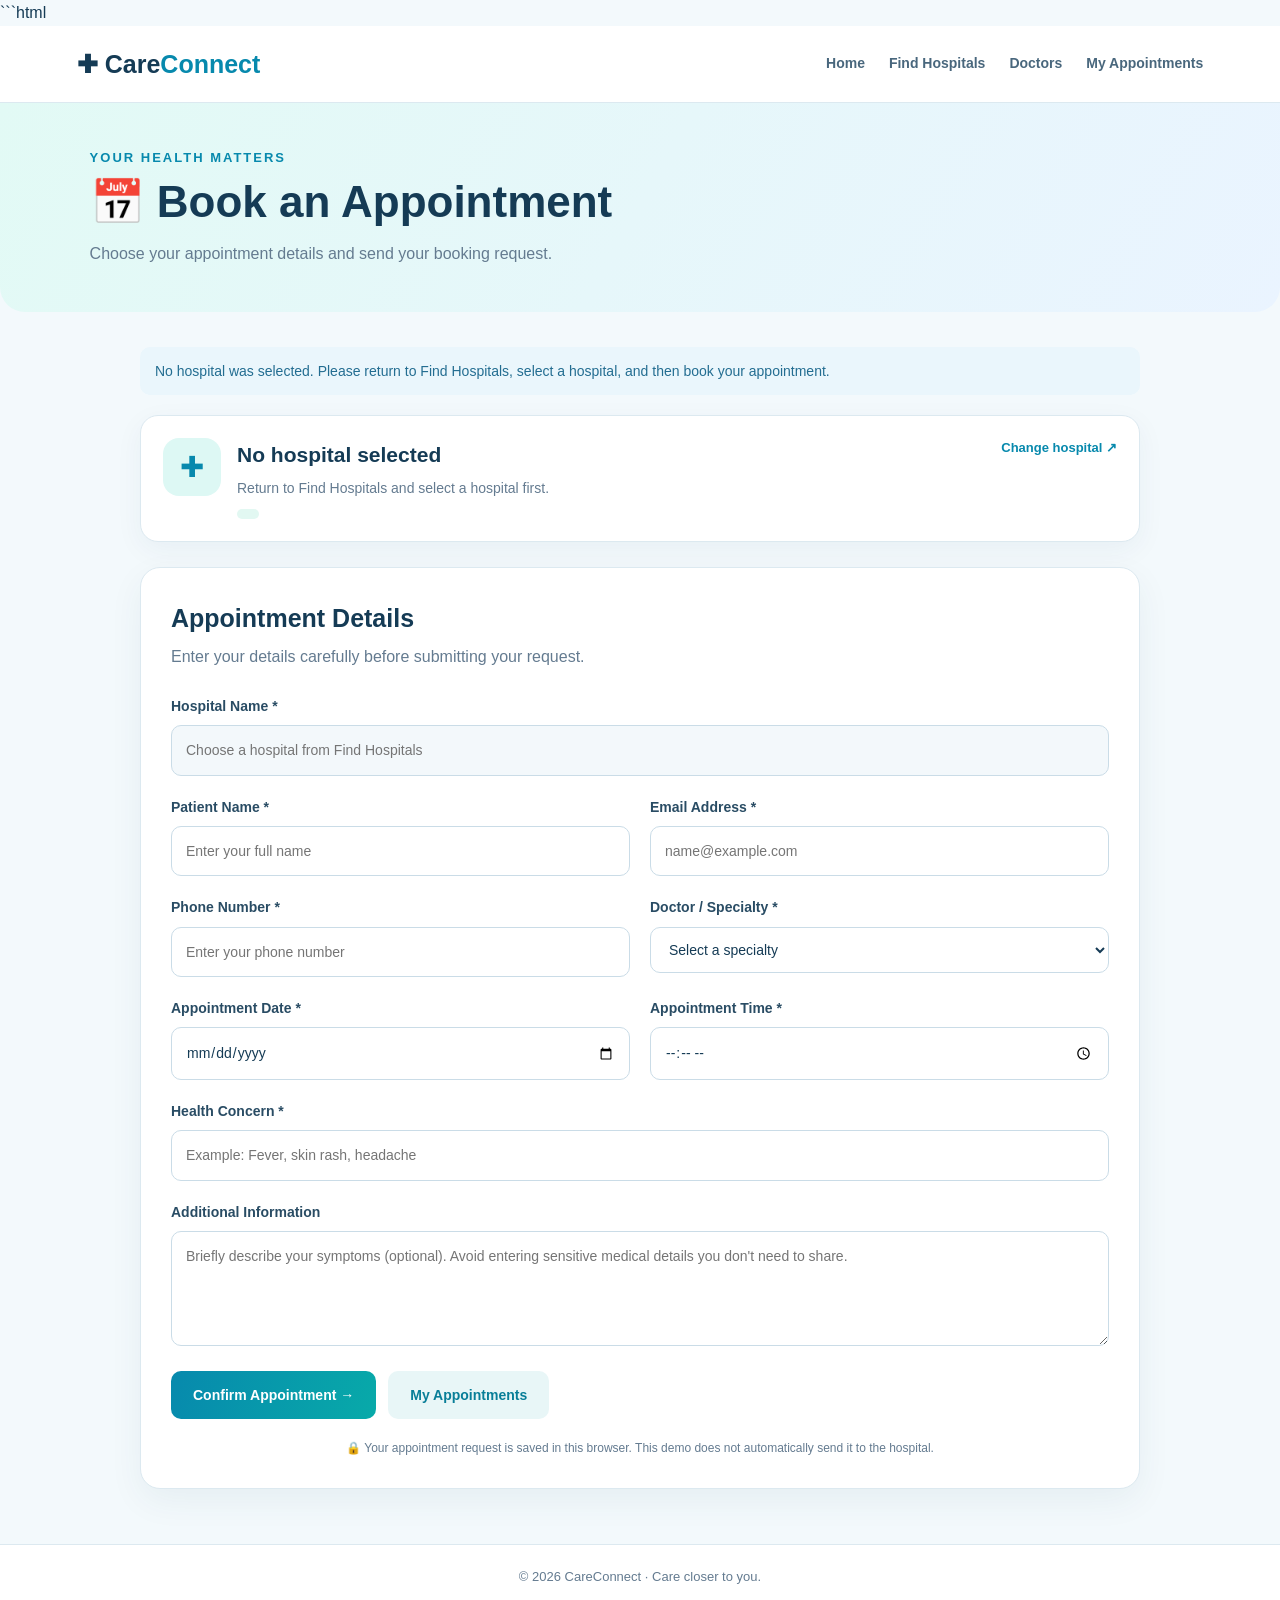
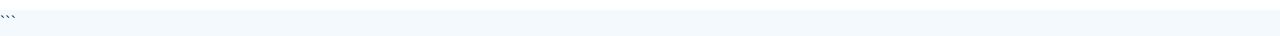
<file: appointment.html>
```html
<!DOCTYPE html>
<html lang="en">
<head>
    <meta charset="UTF-8">
    <meta name="viewport" content="width=device-width, initial-scale=1.0">

    <title>Book Appointment | CareConnect</title>

    <style>
        :root {
            --primary: #0789ad;
            --secondary: #08aaa9;
            --dark: #153b55;
            --muted: #647b90;
            --background: #f3f9fc;
            --border: #dce9f0;
            --white: #ffffff;
            --success: #16835d;
            --danger: #c0392b;
        }

        * {
            box-sizing: border-box;
            margin: 0;
            padding: 0;
        }

        body {
            font-family: Arial, Helvetica, sans-serif;
            background: var(--background);
            color: var(--dark);
            min-height: 100vh;
            line-height: 1.6;
        }

        a {
            color: inherit;
            text-decoration: none;
        }

        .navbar {
            display: flex;
            justify-content: space-between;
            align-items: center;
            gap: 20px;
            padding: 18px 6%;
            background: var(--white);
            border-bottom: 1px solid var(--border);
            position: sticky;
            top: 0;
            z-index: 10;
        }

        .brand {
            font-size: 25px;
            font-weight: 800;
            white-space: nowrap;
        }

        .brand span {
            color: var(--primary);
        }

        .nav-links {
            display: flex;
            flex-wrap: wrap;
            gap: 24px;
            align-items: center;
        }

        .nav-links a {
            font-size: 14px;
            font-weight: 700;
            color: #49677d;
        }

        .nav-links a:hover {
            color: var(--primary);
        }

        .hero {
            padding: 45px 7%;
            background: linear-gradient(120deg, #e2faf5, #eaf4ff);
            border-radius: 0 0 25px 25px;
        }

        .hero .eyebrow {
            font-size: 13px;
            font-weight: 800;
            letter-spacing: 2px;
            color: var(--primary);
            margin-bottom: 8px;
        }

        .hero h1 {
            font-size: clamp(30px, 5vw, 44px);
            line-height: 1.2;
            margin-bottom: 12px;
        }

        .hero p {
            color: var(--muted);
            font-size: 16px;
        }

        .container {
            width: min(1000px, 92%);
            margin: 35px auto 55px;
        }

        .selected-hospital {
            display: flex;
            align-items: flex-start;
            gap: 16px;
            padding: 22px;
            background: var(--white);
            border: 1px solid var(--border);
            border-radius: 18px;
            box-shadow: 0 8px 28px rgba(23, 63, 89, 0.05);
            margin-bottom: 25px;
        }

        .hospital-icon {
            display: grid;
            place-items: center;
            flex-shrink: 0;
            width: 58px;
            height: 58px;
            border-radius: 16px;
            background: #ddf8f4;
            color: var(--primary);
            font-size: 29px;
        }

        .hospital-details {
            flex: 1;
            min-width: 0;
        }

        .hospital-details h2 {
            font-size: 21px;
            overflow-wrap: anywhere;
            margin-bottom: 5px;
        }

        .hospital-details p {
            color: var(--muted);
            font-size: 14px;
            overflow-wrap: anywhere;
        }

        .hospital-badge {
            display: inline-block;
            margin-top: 10px;
            padding: 5px 11px;
            border-radius: 30px;
            background: #e2f8f2;
            color: #087d69;
            font-size: 12px;
            font-weight: 700;
        }

        .change-hospital {
            color: var(--primary);
            font-size: 13px;
            font-weight: 700;
            white-space: nowrap;
        }

        .form-card {
            padding: 30px;
            background: var(--white);
            border: 1px solid var(--border);
            border-radius: 20px;
            box-shadow: 0 12px 35px rgba(23, 63, 89, 0.06);
        }

        .form-card h2 {
            font-size: 25px;
            margin-bottom: 6px;
        }

        .form-description {
            color: var(--muted);
            margin-bottom: 25px;
        }

        .form-grid {
            display: grid;
            grid-template-columns: repeat(2, minmax(0, 1fr));
            gap: 20px;
        }

        .field {
            display: flex;
            flex-direction: column;
            gap: 8px;
        }

        .field.full-width {
            grid-column: 1 / -1;
        }

        label {
            font-size: 14px;
            font-weight: 700;
            color: #294c64;
        }

        input,
        select,
        textarea {
            width: 100%;
            padding: 13px 14px;
            border: 1px solid #cadce7;
            border-radius: 10px;
            background: #fff;
            color: var(--dark);
            font: inherit;
            font-size: 14px;
            outline: none;
            transition: border-color 0.2s, box-shadow 0.2s;
        }

        input:focus,
        select:focus,
        textarea:focus {
            border-color: var(--primary);
            box-shadow: 0 0 0 3px rgba(7, 137, 173, 0.12);
        }

        input[readonly] {
            background: #f3f8fb;
            color: #49677d;
        }

        textarea {
            min-height: 115px;
            resize: vertical;
        }

        .form-actions {
            display: flex;
            flex-wrap: wrap;
            gap: 12px;
            margin-top: 25px;
        }

        .btn {
            display: inline-flex;
            align-items: center;
            justify-content: center;
            gap: 8px;
            min-height: 48px;
            padding: 12px 22px;
            border: none;
            border-radius: 10px;
            font-size: 14px;
            font-weight: 800;
            cursor: pointer;
            transition: transform 0.2s, opacity 0.2s;
        }

        .btn:hover {
            transform: translateY(-1px);
        }

        .btn-primary {
            background: linear-gradient(110deg, var(--primary), var(--secondary));
            color: white;
        }

        .btn-secondary {
            background: #e8f6f7;
            color: #087e98;
        }

        .btn:disabled {
            opacity: 0.55;
            cursor: not-allowed;
            transform: none;
        }

        .notice {
            display: none;
            margin-bottom: 20px;
            padding: 13px 15px;
            border-radius: 10px;
            font-size: 14px;
        }

        .notice.success {
            display: block;
            background: #e6f8ef;
            color: var(--success);
        }

        .notice.error {
            display: block;
            background: #fff0ee;
            color: var(--danger);
        }

        .notice.info {
            display: block;
            background: #eaf6fc;
            color: #236d91;
        }

        .privacy-note {
            text-align: center;
            color: var(--muted);
            font-size: 12px;
            margin-top: 20px;
        }

        footer {
            text-align: center;
            padding: 22px;
            background: var(--white);
            border-top: 1px solid var(--border);
            color: var(--muted);
            font-size: 13px;
        }

        @media (max-width: 700px) {
            .navbar {
                align-items: flex-start;
                flex-direction: column;
            }

            .nav-links {
                gap: 15px;
            }

            .hero {
                padding: 32px 5%;
            }

            .container {
                width: 94%;
                margin-top: 24px;
            }

            .form-card {
                padding: 20px;
            }

            .form-grid {
                grid-template-columns: 1fr;
            }

            .field.full-width {
                grid-column: auto;
            }

            .selected-hospital {
                padding: 16px;
            }

            .hospital-details h2 {
                font-size: 17px;
            }

            .change-hospital {
                white-space: normal;
            }

            .form-actions .btn {
                width: 100%;
            }
        }
    </style>
</head>

<body>

<header class="navbar">
    <a href="index.html" class="brand">✚ Care<span>Connect</span></a>

    <nav class="nav-links">
        <a href="index.html">Home</a>
        <a href="index.html">Find Hospitals</a>
        <a href="doctors.html">Doctors</a>
        <a href="my-appointments.html">My Appointments</a>
    </nav>
</header>

<section class="hero">
    <p class="eyebrow">YOUR HEALTH MATTERS</p>
    <h1>📅 Book an Appointment</h1>
    <p>Choose your appointment details and send your booking request.</p>
</section>

<main class="container">

    <div id="notice" class="notice" role="status" aria-live="polite"></div>

    <section class="selected-hospital">
        <div class="hospital-icon">✚</div>

        <div class="hospital-details">
            <h2 id="selectedHospitalName">Select a hospital</h2>
            <p id="selectedHospitalAddress">Your chosen hospital's address will appear here.</p>
            <span id="hospitalDistance" class="hospital-badge" hidden></span>
        </div>

        <a class="change-hospital" href="index.html">Change hospital ↗</a>
    </section>

    <section class="form-card">
        <h2>Appointment Details</h2>
        <p class="form-description">
            Enter your details carefully before submitting your request.
        </p>

        <form id="appointmentForm">
            <div class="form-grid">

                <div class="field full-width">
                    <label for="hospitalName">Hospital Name *</label>
                    <input
                        type="text"
                        id="hospitalName"
                        name="hospitalName"
                        placeholder="Choose a hospital from Find Hospitals"
                        required
                        readonly
                    >
                </div>

                <div class="field">
                    <label for="patientName">Patient Name *</label>
                    <input
                        type="text"
                        id="patientName"
                        name="patientName"
                        placeholder="Enter your full name"
                        autocomplete="name"
                        required
                    >
                </div>

                <div class="field">
                    <label for="email">Email Address *</label>
                    <input
                        type="email"
                        id="email"
                        name="email"
                        placeholder="name@example.com"
                        autocomplete="email"
                        required
                    >
                </div>

                <div class="field">
                    <label for="phone">Phone Number *</label>
                    <input
                        type="tel"
                        id="phone"
                        name="phone"
                        placeholder="Enter your phone number"
                        autocomplete="tel"
                        pattern="[0-9+() -]{8,20}"
                        required
                    >
                </div>

                <div class="field">
                    <label for="specialty">Doctor / Specialty *</label>
                    <select id="specialty" name="specialty" required>
                        <option value="">Select a specialty</option>
                        <option value="General Physician">General Physician</option>
                        <option value="Dermatology">Dermatology / Skin</option>
                        <option value="Cardiology">Cardiology / Heart</option>
                        <option value="Dentistry">Dentistry / Teeth</option>
                        <option value="Orthopedics">Orthopedics / Bones</option>
                        <option value="Pediatrics">Pediatrics / Children</option>
                        <option value="Gynecology">Gynecology</option>
                        <option value="Ophthalmology">Ophthalmology / Eyes</option>
                        <option value="ENT">ENT / Ear, Nose and Throat</option>
                        <option value="Neurology">Neurology</option>
                        <option value="Other">Other</option>
                    </select>
                </div>

                <div class="field">
                    <label for="appointmentDate">Appointment Date *</label>
                    <input
                        type="date"
                        id="appointmentDate"
                        name="appointmentDate"
                        required
                    >
                </div>

                <div class="field">
                    <label for="appointmentTime">Appointment Time *</label>
                    <input
                        type="time"
                        id="appointmentTime"
                        name="appointmentTime"
                        required
                    >
                </div>

                <div class="field full-width">
                    <label for="healthIssue">Health Concern *</label>
                    <input
                        type="text"
                        id="healthIssue"
                        name="healthIssue"
                        placeholder="Example: Fever, skin rash, headache"
                        required
                    >
                </div>

                <div class="field full-width">
                    <label for="symptoms">Additional Information</label>
                    <textarea
                        id="symptoms"
                        name="symptoms"
                        placeholder="Briefly describe your symptoms (optional). Avoid entering sensitive medical details you don't need to share."
                    ></textarea>
                </div>

            </div>

            <div class="form-actions">
                <button type="submit" class="btn btn-primary" id="submitButton">
                    Confirm Appointment →
                </button>

                <a href="my-appointments.html" class="btn btn-secondary">
                    My Appointments
                </a>
            </div>
        </form>

        <p class="privacy-note">
            🔒 Your appointment request is saved in this browser.
            This demo does not automatically send it to the hospital.
        </p>
    </section>

</main>

<footer>
    <p>© <span id="year"></span> CareConnect · Care closer to you.</p>
</footer>

<script>
(function () {
    "use strict";

    const $ = (id) => document.getElementById(id);

    const form = $("appointmentForm");
    const notice = $("notice");
    const submitButton = $("submitButton");

    $("year").textContent = new Date().getFullYear();

    function readJSON(key) {
        try {
            const value = localStorage.getItem(key);
            return value ? JSON.parse(value) : null;
        } catch (error) {
            console.warn("Could not read saved data:", key, error);
            return null;
        }
    }

    function showNotice(message, type) {
        notice.textContent = message;
        notice.className = "notice " + type;
        notice.scrollIntoView({ behavior: "smooth", block: "nearest" });
    }

    /*
     * Read the hospital selected on index.html.
     * The current project stores it as:
     * careConnectSelectedHospital
     */
    const selectedHospital =
        readJSON("careConnectSelectedHospital") ||
        readJSON("homeTreatsSelectedHospital") ||
        readJSON("selectedHospital");

    if (selectedHospital && selectedHospital.name) {
        $("selectedHospitalName").textContent = selectedHospital.name;
        $("hospitalName").value = selectedHospital.name;

        const address =
            selectedHospital.address ||
            selectedHospital.vicinity ||
            "Address not available";

        $("selectedHospitalAddress").textContent = address;

        if (
            selectedHospital.distance !== undefined &&
            selectedHospital.distance !== null &&
            selectedHospital.distance !== ""
        ) {
            $("hospitalDistance").textContent =
                selectedHospital.distance + " away";
            $("hospitalDistance").hidden = false;
        }
    } else {
        $("selectedHospitalName").textContent = "No hospital selected";
        $("selectedHospitalAddress").textContent =
            "Return to Find Hospitals and select a hospital first.";

        $("hospitalName").value = "";

        showNotice(
            "No hospital was selected. Please return to Find Hospitals, select a hospital, and then book your appointment.",
            "info"
        );
    }

    // Restore the health concern chosen on the home page.
    const savedConcern =
        localStorage.getItem("homeTreatsSelectedHealthIssue") ||
        localStorage.getItem("careConnectSelectedHealthIssue") ||
        "";

    if (savedConcern) {
        $("healthIssue").value = savedConcern;
    }

    // Pre-fill patient details when available.
    const loggedInUser =
        readJSON("homeTreatsLoggedInUser") ||
        readJSON("careConnectLoggedInUser");

    if (loggedInUser) {
        if (loggedInUser.name) {
            $("patientName").value = loggedInUser.name;
        }

        if (loggedInUser.email) {
            $("email").value = loggedInUser.email;
        }

        if (loggedInUser.phone) {
            $("phone").value = loggedInUser.phone;
        }
    }

    // Prevent choosing a date in the past.
    const today = new Date();
    const localToday = [
        today.getFullYear(),
        String(today.getMonth() + 1).padStart(2, "0"),
        String(today.getDate()).padStart(2, "0")
    ].join("-");

    $("appointmentDate").min = localToday;

    form.addEventListener("submit", function (event) {
        event.preventDefault();

        if (!selectedHospital || !selectedHospital.name) {
            showNotice(
                "Please select a hospital from the Find Hospitals page first.",
                "error"
            );
            return;
        }

        if (!form.reportValidity()) {
            return;
        }

        const appointment = {
            id: "CC-" + Date.now(),
            hospitalName: selectedHospital.name,
            hospitalAddress:
                selectedHospital.address ||
                selectedHospital.vicinity ||
                "",
            patientName: $("patientName").value.trim(),
            email: $("email").value.trim().toLowerCase(),
            phone: $("phone").value.trim(),
            specialty: $("specialty").value,
            appointmentDate: $("appointmentDate").value,
            appointmentTime: $("appointmentTime").value,
            healthIssue: $("healthIssue").value.trim(),
            symptoms: $("symptoms").value.trim(),
            status: "Requested",
            createdAt: new Date().toISOString()
        };

        /*
         * Save the appointment locally.
         * This does not notify the hospital or confirm a real booking.
         */
        const existingAppointments =
            readJSON("careConnectAppointments") || [];

        if (!Array.isArray(existingAppointments)) {
            showNotice(
                "Saved appointment data could not be read. Please refresh and try again.",
                "error"
            );
            return;
        }

        existingAppointments.push(appointment);

        try {
            localStorage.setItem(
                "careConnectAppointments",
                JSON.stringify(existingAppointments)
            );

            // Keep a compatibility copy for existing project pages.
            localStorage.setItem(
                "homeTreatsAppointments",
                JSON.stringify(existingAppointments)
            );

            localStorage.setItem(
                "careConnectLastAppointment",
                JSON.stringify(appointment)
            );
            alert(
  "Your appointment request has been submitted successfully!\n\n" +
  "Please contact the hospital to confirm availability."
);

            showNotice(
                "Appointment request saved in this browser! Reference: " +
                appointment.id +
                ". Contact the hospital to confirm availability.",
                "success"
            );

            form.reset();

            // Restore values that should remain after submission.
            $("hospitalName").value = selectedHospital.name;
            $("healthIssue").value = savedConcern;
            $("appointmentDate").min = localToday;

            if (loggedInUser) {
                $("patientName").value = loggedInUser.name || "";
                $("email").value = loggedInUser.email || "";
                $("phone").value = loggedInUser.phone || "";
            }

            submitButton.disabled = true;
            submitButton.textContent = "Request Saved ✓";

            setTimeout(function () {
                submitButton.disabled = false;
                submitButton.textContent = "Confirm Appointment →";
            }, 2500);

        } catch (error) {
            console.error("Could not save appointment:", error);

            showNotice(
                "Unable to save the appointment. Check your browser storage and try again.",
                "error"
            );
        }
    });
})();
</script>

</body>
</html>
```
</file>
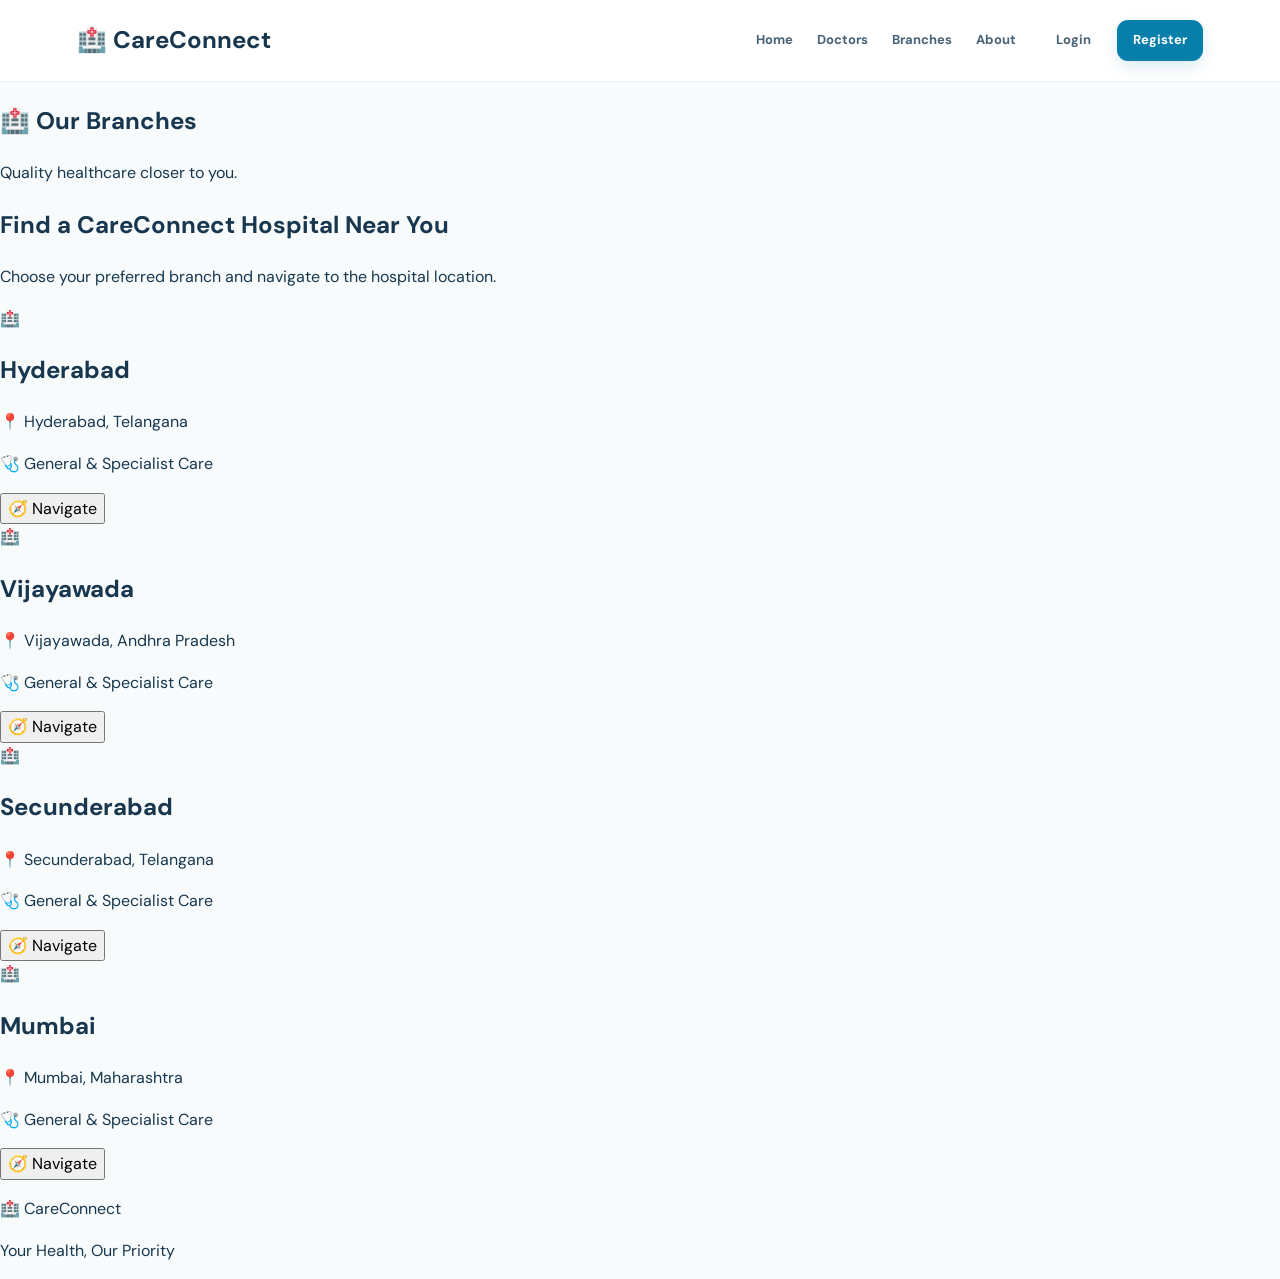
<file: branches.html>
<!DOCTYPE html>
<html lang="en">

<head>

    <meta charset="UTF-8">

    <meta
        name="viewport"
        content="width=device-width, initial-scale=1.0"
    >

    <title>Our Branches - CareConnect</title>

    <link rel="stylesheet" href="style.css">

</head>

<body>

<script src="auth.js"></script>


<!-- ================= NAVBAR ================= -->

<header class="navbar">

    <h2>🏥 CareConnect</h2>

    <nav>

        <a href="index.html">
            Home
        </a>

        <a
            href="doctors.html"
            onclick="return protectedLink(event)"
        >
            Doctors
        </a>

        <a href="branches.html">
            Branches
        </a>

        <a href="#about">
            About
        </a>


        <!-- BEFORE LOGIN -->

        <span id="guestButtons">

            <a href="login.html">
                Login
            </a>

            <a
                href="register.html"
                class="register-nav"
            >
                Register
            </a>

        </span>


        <!-- AFTER LOGIN -->

        <span
            id="userButtons"
            style="display:none;"
        >

            <a href="my-information.html">
                My Information
            </a>

            <a
                href="#"
                onclick="logout(); return false;"
            >
                Logout
            </a>

        </span>

    </nav>

</header>


<!-- ================= HERO ================= -->

<section class="branches-hero">

    <div>

        <h1>
            🏥 Our Branches
        </h1>

        <p>
            Quality healthcare closer to you.
        </p>

    </div>

</section>


<!-- ================= BRANCHES ================= -->

<section class="branches-container">

    <h2>
        Find a CareConnect Hospital Near You
    </h2>

    <p class="branch-intro">
        Choose your preferred branch and
        navigate to the hospital location.
    </p>


    <div class="branch-grid">


        <!-- HYDERABAD -->

        <div class="branch-card">

            <div class="branch-icon">
                🏥
            </div>

            <h2>
                Hyderabad
            </h2>

            <p>
                📍 Hyderabad, Telangana
            </p>

            <p>
                🩺 General & Specialist Care
            </p>

            <button
                onclick="navigateTo(
                    'CareConnect Hospital Hyderabad Telangana'
                )"
            >
                🧭 Navigate
            </button>

        </div>


        <!-- VIJAYAWADA -->

        <div class="branch-card">

            <div class="branch-icon">
                🏥
            </div>

            <h2>
                Vijayawada
            </h2>

            <p>
                📍 Vijayawada, Andhra Pradesh
            </p>

            <p>
                🩺 General & Specialist Care
            </p>

            <button
                onclick="navigateTo(
                    'CareConnect Hospital Vijayawada Andhra Pradesh'
                )"
            >
                🧭 Navigate
            </button>

        </div>


        <!-- SECUNDERABAD -->

        <div class="branch-card">

            <div class="branch-icon">
                🏥
            </div>

            <h2>
                Secunderabad
            </h2>

            <p>
                📍 Secunderabad, Telangana
            </p>

            <p>
                🩺 General & Specialist Care
            </p>

            <button
                onclick="navigateTo(
                    'CareConnect Hospital Secunderabad Telangana'
                )"
            >
                🧭 Navigate
            </button>

        </div>


        <!-- MUMBAI -->

        <div class="branch-card">

            <div class="branch-icon">
                🏥
            </div>

            <h2>
                Mumbai
            </h2>

            <p>
                📍 Mumbai, Maharashtra
            </p>

            <p>
                🩺 General & Specialist Care
            </p>

            <button
                onclick="navigateTo(
                    'CareConnect Hospital Mumbai Maharashtra'
                )"
            >
                🧭 Navigate
            </button>

        </div>


    </div>

</section>


<!-- ================= FOOTER ================= -->

<footer class="branch-footer">

    <p>
        🏥 CareConnect
    </p>

    <p>
        Your Health, Our Priority
    </p>

</footer>


<script>

/* ================================
   LOGIN STATE
================================ */

if (isLoggedIn()) {

    document.getElementById(
        "guestButtons"
    ).style.display = "none";


    document.getElementById(
        "userButtons"
    ).style.display = "inline";

}


/* ================================
   NAVIGATION
================================ */

function navigateTo(place) {

    const encodedPlace =
        encodeURIComponent(place);

    window.open(

        "https://www.google.com/maps/search/?api=1&query="
        + encodedPlace,

        "_blank"

    );

}

</script>


</body>
</html>
</file>
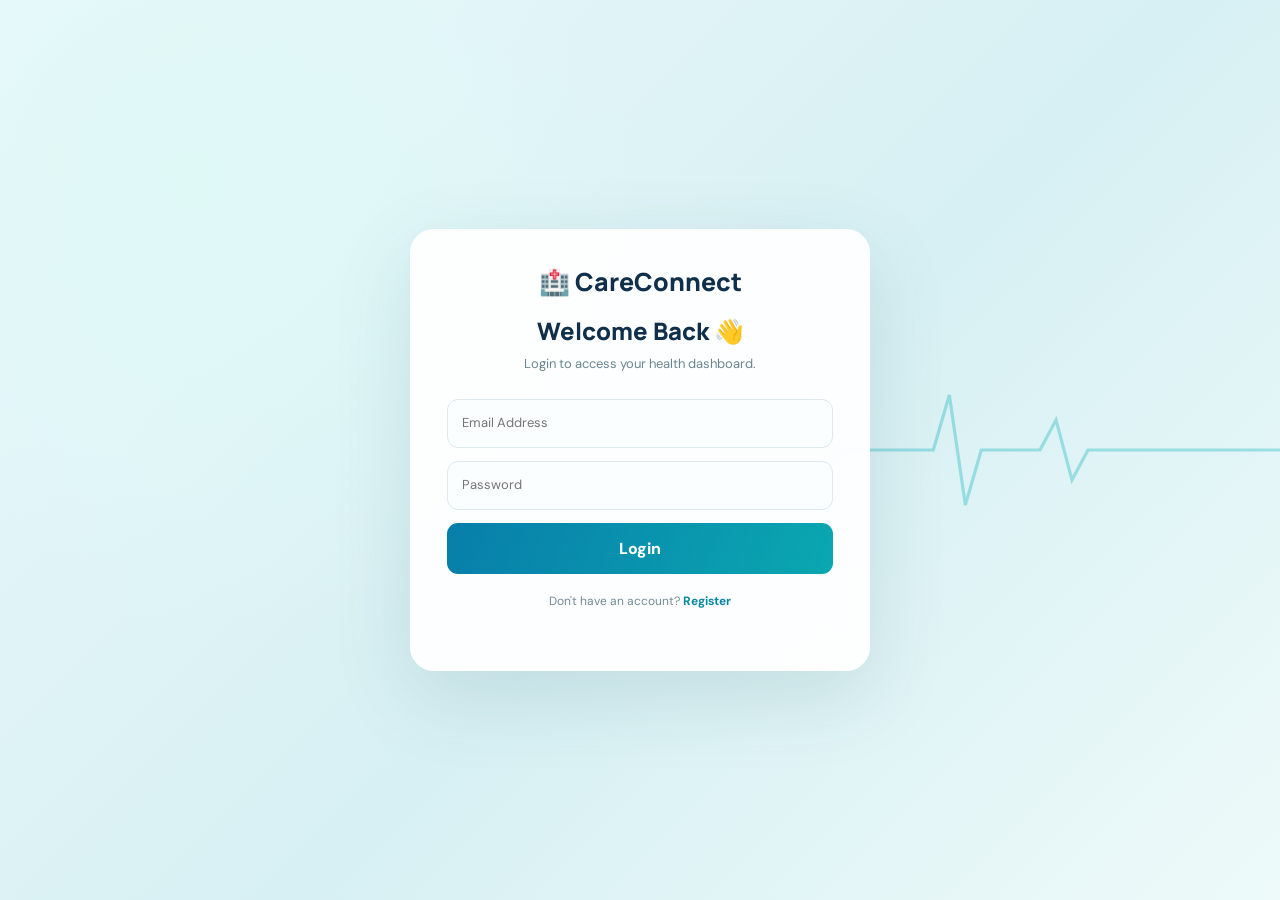
<file: doctors.html>
<!DOCTYPE html>
<html lang="en">

<head>

    <meta charset="UTF-8">

    <meta
        name="viewport"
        content="width=device-width, initial-scale=1.0"
    >

    <title>Doctors - CareConnect</title>

    <link rel="stylesheet" href="style.css">

</head>

<body>


<script src="auth.js"></script>

<script>
    requireLogin();
</script>


<header class="navbar">

    <h2>🏥 CareConnect</h2>

    <nav>

        <a href="index.html">
            Home
        </a>

        <a href="doctors.html">
            Doctors
        </a>

        <a href="appointment.html">
            Appointment
        </a>

        <a href="my-appointments.html">
            My Appointments
        </a>

    </nav>

</header>


<div class="doctors-container">

    <h1>
        👨‍⚕️ Our Expert Doctors
    </h1>


    <div class="doctor-grid">


        <div class="doctor-card">

            <div class="doctor-icon">
                👩‍⚕️
            </div>

            <h2>
                Dr. Priya
            </h2>

            <p>
                General Physician
            </p>

            <p>
                ⭐ 4.9
            </p>

        </div>


        <div class="doctor-card">

            <div class="doctor-icon">
                👨‍⚕️
            </div>

            <h2>
                Dr. Rahul
            </h2>

            <p>
                Cardiologist
            </p>

            <p>
                ⭐ 4.8
            </p>

        </div>


        <div class="doctor-card">

            <div class="doctor-icon">
                👩‍⚕️
            </div>

            <h2>
                Dr. Anjali
            </h2>

            <p>
                Dermatologist
            </p>

            <p>
                ⭐ 4.9
            </p>

        </div>


        <div class="doctor-card">

            <div class="doctor-icon">
                👨‍⚕️
            </div>

            <h2>
                Dr. Kumar
            </h2>

            <p>
                Neurologist
            </p>

            <p>
                ⭐ 4.7
            </p>

        </div>


    </div>

</div>


</body>
</html>
</file>
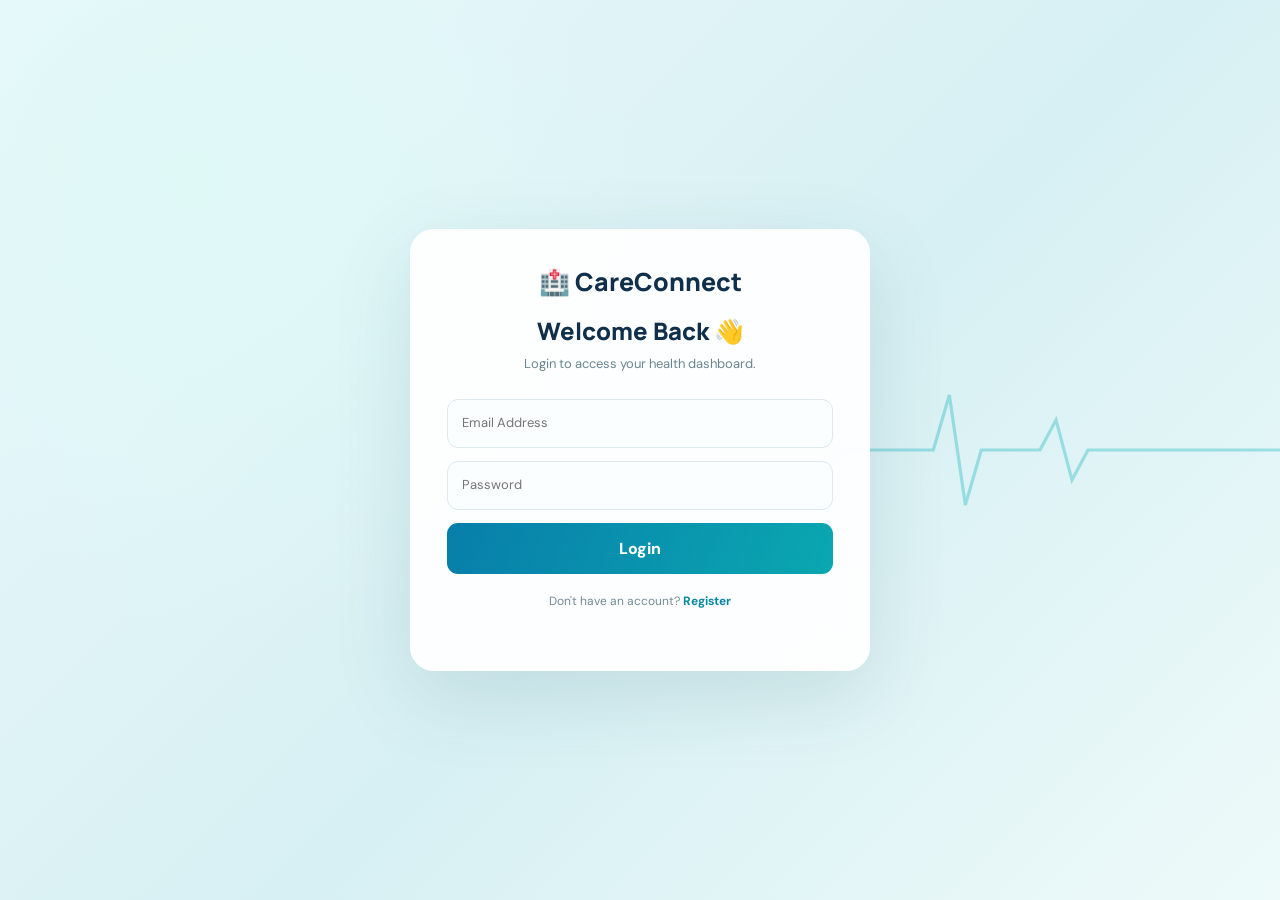
<file: login.html>
<!DOCTYPE html>
<html lang="en">

<head>

    <meta charset="UTF-8">

    <meta
        name="viewport"
        content="width=device-width, initial-scale=1.0"
    >

    <title>CareConnect - Login</title>

    <link rel="stylesheet" href="style.css">

</head>

<body class="auth-page">
    <div class="ecg-background">

    <svg
        viewBox="0 0 1200 180"
        preserveAspectRatio="none"
    >

        <path
            class="ecg-line"
            d="
            M0,90
            L180,90
            L205,90
            L220,40
            L235,140
            L250,90
            L290,90
            L315,90
            L330,65
            L345,115
            L360,90
            L520,90
            L545,90
            L560,30
            L575,150
            L590,90
            L625,90
            L650,90
            L665,55
            L680,125
            L695,90
            L850,90
            L875,90
            L890,35
            L905,145
            L920,90
            L950,90
            L975,90
            L990,60
            L1005,120
            L1020,90
            L1200,90
            "
        />

    </svg>

</div>


<div class="auth-container">

    <div class="auth-card">

        <h1>🏥 CareConnect</h1>

        <h2>Welcome Back 👋</h2>

        <p>
            Login to access your health dashboard.
        </p>


        <form id="loginForm">


            <input
                type="email"
                id="email"
                placeholder="Email Address"
                required
            >


            <input
                type="password"
                id="password"
                placeholder="Password"
                required
            >


            <button type="submit">
                Login
            </button>

        </form>


        <p>
            Don't have an account?
            <a href="register.html">
                Register
            </a>
        </p>

    </div>

</div>


<script src="auth.js"></script>


<script>

document
.getElementById("loginForm")
.addEventListener("submit", function(event) {

    event.preventDefault();


    const email =
        document.getElementById("email")
        .value.trim()
        .toLowerCase();


    const password =
        document.getElementById("password")
        .value;


    const users =
        JSON.parse(
            localStorage.getItem("homeTreatsUsers")
        ) || [];


    const user =
        users.find(

            u =>
                u.email === email &&
                u.password === password

        );


    if (!user) {

        alert(
            "❌ Invalid email or password."
        );

        return;

    }


    localStorage.setItem(

        "homeTreatsLoggedInUser",

        JSON.stringify({

            name: user.name,

            email: user.email,

            phone: user.phone

        })

    );


    alert(
        "✅ Login successful!"
    );


    window.location.href =
        "index.html";

});

</script>

</body>
</html>
</file>
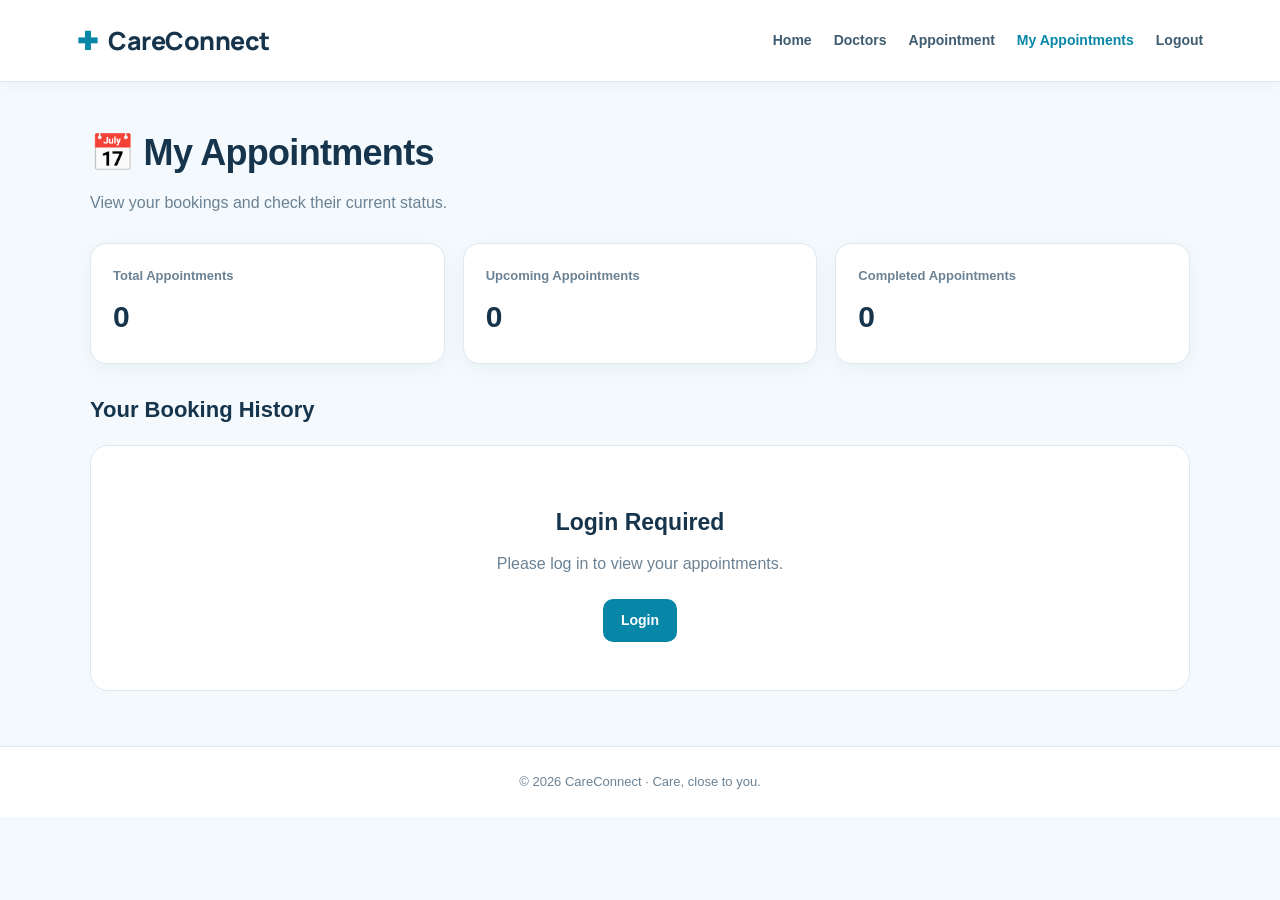
<file: my-appointments.html>
<!DOCTYPE html>
<html lang="en">
<head>
    <meta charset="UTF-8">
    <meta name="viewport" content="width=device-width, initial-scale=1.0">

    <title>My Appointments | CareConnect</title>

    <link rel="stylesheet" href="style.css">

    <style>
        :root {
            --primary: #0786a8;
            --primary-dark: #056781;
            --background: #f3f9fc;
            --card: #ffffff;
            --text: #16354d;
            --muted: #6b8294;
            --border: #dce9ef;
            --success: #13845b;
            --warning: #a66a00;
            --danger: #c0392b;
        }

        * {
            box-sizing: border-box;
        }

        body {
            margin: 0;
            background: var(--background);
            color: var(--text);
            font-family: Arial, Helvetica, sans-serif;
            line-height: 1.6;
        }

        .navbar {
            display: flex;
            align-items: center;
            justify-content: space-between;
            gap: 24px;
            padding: 18px 6%;
            background: #fff;
            border-bottom: 1px solid var(--border);
            box-shadow: 0 3px 15px rgba(18, 53, 77, 0.04);
        }

        .brand {
            margin: 0;
            font-size: 25px;
            font-weight: 800;
            color: var(--primary);
            white-space: nowrap;
        }

        .brand span {
            color: var(--text);
        }

        .navbar nav {
            display: flex;
            align-items: center;
            flex-wrap: wrap;
            gap: 22px;
        }

        .navbar nav a {
            color: #405c70;
            text-decoration: none;
            font-size: 14px;
            font-weight: 700;
        }

        .navbar nav a:hover,
        .navbar nav a.active {
            color: var(--primary);
        }

        .page-container {
            width: min(1100px, 92%);
            margin: 42px auto;
        }

        .page-heading {
            margin-bottom: 28px;
        }

        .page-heading h1 {
            margin: 0 0 8px;
            font-size: clamp(27px, 4vw, 36px);
            letter-spacing: -0.7px;
        }

        .page-heading p {
            margin: 0;
            color: var(--muted);
        }

        .summary-grid {
            display: grid;
            grid-template-columns: repeat(3, minmax(0, 1fr));
            gap: 18px;
            margin-bottom: 28px;
        }

        .summary-card {
            padding: 22px;
            background: var(--card);
            border: 1px solid var(--border);
            border-radius: 16px;
            box-shadow: 0 6px 22px rgba(18, 53, 77, 0.04);
        }

        .summary-card .label {
            color: var(--muted);
            font-size: 13px;
            font-weight: 600;
        }

        .summary-card .number {
            margin-top: 6px;
            font-size: 30px;
            font-weight: 800;
        }

        .section-title {
            margin: 0 0 18px;
            font-size: 22px;
        }

        .appointment-list {
            display: grid;
            gap: 20px;
        }

        .appointment-card {
            overflow: hidden;
            background: var(--card);
            border: 1px solid var(--border);
            border-radius: 18px;
            box-shadow: 0 8px 25px rgba(18, 53, 77, 0.05);
        }

        .appointment-top {
            display: flex;
            justify-content: space-between;
            align-items: flex-start;
            gap: 15px;
            padding: 23px 25px;
            background: linear-gradient(120deg, #e8f8fb, #f7fcfe);
            border-bottom: 1px solid var(--border);
        }

        .appointment-top h3 {
            margin: 0 0 5px;
            font-size: 20px;
        }

        .appointment-top p {
            margin: 0;
            color: var(--muted);
            font-size: 14px;
        }

        .status {
            display: inline-block;
            padding: 6px 12px;
            border-radius: 30px;
            background: #e6f7ed;
            color: var(--success);
            font-size: 12px;
            font-weight: 800;
            text-transform: capitalize;
            white-space: nowrap;
        }

        .status.pending {
            background: #fff3d8;
            color: var(--warning);
        }

        .status.cancelled,
        .status.rejected {
            background: #ffebeb;
            color: var(--danger);
        }

        .appointment-details {
            display: grid;
            grid-template-columns: repeat(2, minmax(0, 1fr));
            gap: 18px;
            padding: 24px 25px;
        }

        .detail {
            min-width: 0;
        }

        .detail-label {
            display: block;
            margin-bottom: 4px;
            color: var(--muted);
            font-size: 12px;
            font-weight: 700;
            text-transform: uppercase;
            letter-spacing: 0.5px;
        }

        .detail-value {
            overflow-wrap: anywhere;
            font-size: 15px;
            font-weight: 600;
        }

        .appointment-actions {
            display: flex;
            justify-content: flex-end;
            gap: 12px;
            padding: 0 25px 23px;
        }

        .btn {
            display: inline-flex;
            justify-content: center;
            align-items: center;
            min-height: 43px;
            padding: 10px 18px;
            border: 0;
            border-radius: 10px;
            font: inherit;
            font-size: 14px;
            font-weight: 700;
            text-decoration: none;
            cursor: pointer;
            transition: 0.2s ease;
        }

        .btn-primary {
            background: var(--primary);
            color: white;
        }

        .btn-primary:hover {
            background: var(--primary-dark);
        }

        .btn-secondary {
            background: #eaf4f7;
            color: var(--text);
        }

        .btn-secondary:hover {
            background: #dcecf1;
        }

        .empty-state,
        .error-state {
            padding: 48px 22px;
            text-align: center;
            background: #fff;
            border: 1px solid var(--border);
            border-radius: 18px;
        }

        .empty-icon {
            font-size: 46px;
        }

        .empty-state h2,
        .error-state h2 {
            margin: 10px 0;
            font-size: 23px;
        }

        .empty-state p,
        .error-state p {
            max-width: 520px;
            margin: 0 auto 22px;
            color: var(--muted);
        }

        .debug-note {
            margin-top: 18px;
            padding: 14px 16px;
            background: #fff8e6;
            border: 1px solid #f0dfa9;
            border-radius: 10px;
            color: #73551a;
            font-size: 13px;
            overflow-wrap: anywhere;
        }

        footer {
            margin-top: 55px;
            padding: 25px 15px;
            background: white;
            border-top: 1px solid var(--border);
            color: var(--muted);
            text-align: center;
            font-size: 13px;
        }

        @media (max-width: 700px) {
            .navbar {
                align-items: flex-start;
                flex-direction: column;
                padding: 18px 5%;
            }

            .navbar nav {
                gap: 12px 18px;
            }

            .page-container {
                margin-top: 28px;
            }

            .summary-grid {
                grid-template-columns: 1fr;
                gap: 12px;
            }

            .summary-card {
                padding: 17px;
            }

            .appointment-top {
                flex-direction: column;
                padding: 19px;
            }

            .appointment-details {
                grid-template-columns: 1fr;
                padding: 20px;
                gap: 15px;
            }

            .appointment-actions {
                flex-direction: column;
                padding: 0 20px 20px;
            }

            .btn {
                width: 100%;
            }
        }
    </style>
</head>

<body>

    <script src="auth.js"></script>

    <header class="navbar">
        <h2 class="brand">✚ <span>CareConnect</span></h2>

        <nav>
            <a href="index.html">Home</a>
            <a href="doctors.html">Doctors</a>
            <a href="appointment.html">Appointment</a>
            <a href="my-appointments.html" class="active">My Appointments</a>
            <a href="#" id="logoutLink">Logout</a>
        </nav>
    </header>

    <main class="page-container">

        <section class="page-heading">
            <h1>📅 My Appointments</h1>
            <p>View your bookings and check their current status.</p>
        </section>

        <section class="summary-grid">
            <div class="summary-card">
                <div class="label">Total Appointments</div>
                <div class="number" id="totalCount">0</div>
            </div>

            <div class="summary-card">
                <div class="label">Upcoming Appointments</div>
                <div class="number" id="upcomingCount">0</div>
            </div>

            <div class="summary-card">
                <div class="label">Completed Appointments</div>
                <div class="number" id="completedCount">0</div>
            </div>
        </section>

        <section>
            <h2 class="section-title">Your Booking History</h2>
            <div id="appointments" class="appointment-list" aria-live="polite"></div>
        </section>

    </main>

    <footer>
        © <span id="year"></span> CareConnect · Care, close to you.
    </footer>

    <script>
        "use strict";

        document.getElementById("year").textContent =
            new Date().getFullYear();

        document.getElementById("logoutLink").addEventListener("click", function (event) {
            event.preventDefault();

            if (typeof logout === "function") {
                logout();
            } else {
                localStorage.removeItem("homeTreatsLoggedInUser");
                window.location.href = "login.html";
            }
        });

        const container = document.getElementById("appointments");

        function escapeHTML(value) {
            return String(value ?? "")
                .replace(/&/g, "&amp;")
                .replace(/</g, "&lt;")
                .replace(/>/g, "&gt;")
                .replace(/"/g, "&quot;")
                .replace(/'/g, "&#039;");
        }

        function readStoredAppointments() {
            /*
             * First use the function in auth.js.
             * If it fails, read the same localStorage key directly.
             */
            try {
                if (typeof getAppointments === "function") {
                    const result = getAppointments();

                    if (Array.isArray(result)) {
                        return result;
                    }
                }
            } catch (error) {
                console.warn("getAppointments() failed:", error);
            }

            try {
                const stored = localStorage.getItem("homeTreatsAppointments");
                const parsed = stored ? JSON.parse(stored) : [];
                return Array.isArray(parsed) ? parsed : [];
            } catch (error) {
                console.error("Could not read saved appointments:", error);
                return [];
            }
        }

        function readCurrentUser() {
            try {
                if (typeof getCurrentUser === "function") {
                    const user = getCurrentUser();
                    if (user) return user;
                }
            } catch (error) {
                console.warn("getCurrentUser() failed:", error);
            }

            try {
                const raw = localStorage.getItem("homeTreatsLoggedInUser");
                return raw ? JSON.parse(raw) : null;
            } catch (error) {
                return null;
            }
        }

        function getPatientEmail(appointment) {
            return String(
                appointment.patientEmail ??
                appointment.email ??
                appointment.userEmail ??
                appointment.patient?.email ??
                ""
            ).trim().toLowerCase();
        }

        function getUserEmail(user) {
            return String(
                user?.email ??
                user?.userEmail ??
                ""
            ).trim().toLowerCase();
        }

        function formatValue(value, fallback = "Not provided") {
            if (value === null || value === undefined || value === "") {
                return fallback;
            }

            return String(value);
        }

        function getAppointmentStatus(appointment) {
            return String(appointment.status || "Booked").trim();
        }

        function isCompleted(appointment) {
            return getAppointmentStatus(appointment).toLowerCase() === "completed";
        }

        function isCancelled(appointment) {
            const status = getAppointmentStatus(appointment).toLowerCase();
            return status === "cancelled" || status === "canceled" || status === "rejected";
        }

        function isUpcoming(appointment) {
            if (isCompleted(appointment) || isCancelled(appointment)) {
                return false;
            }

            if (!appointment.date) {
                return true;
            }

            const appointmentDate = new Date(appointment.date + "T23:59:59");
            if (Number.isNaN(appointmentDate.getTime())) {
                return true;
            }

            return appointmentDate >= new Date();
        }

        function renderAppointment(appointment, index) {
            const doctor = formatValue(
                appointment.doctor ??
                appointment.doctorName ??
                appointment.hospitalName ??
                appointment.hospital ??
                appointment.provider
            );

            const date = formatValue(
                appointment.date ??
                appointment.appointmentDate
            );

            const time = formatValue(
                appointment.time ??
                appointment.appointmentTime
            );

            const healthIssue = formatValue(
                appointment.healthIssue ??
                appointment.concern ??
                appointment.issue
            );

            const symptoms = formatValue(appointment.symptoms);

            const hospitalAddress = formatValue(
                appointment.hospitalAddress ??
                appointment.address
            );

            const status = getAppointmentStatus(appointment);
            const statusClass = isCancelled(appointment)
                ? "cancelled"
                : status.toLowerCase() === "pending"
                    ? "pending"
                    : status.toLowerCase() === "rejected"
                        ? "rejected"
                        : "";

            return `
                <article class="appointment-card">
                    <div class="appointment-top">
                        <div>
                            <h3>🏥 ${escapeHTML(doctor)}</h3>
                            <p>Appointment #${index + 1}</p>
                        </div>

                        <span class="status ${escapeHTML(statusClass)}">
                            ${escapeHTML(status)}
                        </span>
                    </div>

                    <div class="appointment-details">
                        <div class="detail">
                            <span class="detail-label">Appointment Date</span>
                            <div class="detail-value">📅 ${escapeHTML(date)}</div>
                        </div>

                        <div class="detail">
                            <span class="detail-label">Appointment Time</span>
                            <div class="detail-value">⏰ ${escapeHTML(time)}</div>
                        </div>

                        <div class="detail">
                            <span class="detail-label">Health Concern</span>
                            <div class="detail-value">🩺 ${escapeHTML(healthIssue)}</div>
                        </div>

                        <div class="detail">
                            <span class="detail-label">Symptoms</span>
                            <div class="detail-value">${escapeHTML(symptoms)}</div>
                        </div>

                        <div class="detail">
                            <span class="detail-label">Hospital Address</span>
                            <div class="detail-value">📍 ${escapeHTML(hospitalAddress)}</div>
                        </div>

                        <div class="detail">
                            <span class="detail-label">Patient</span>
                            <div class="detail-value">${escapeHTML(
                                appointment.patientName ??
                                appointment.username ??
                                appointment.name ??
                                "Logged-in patient"
                            )}</div>
                        </div>
                    </div>

                    <div class="appointment-actions">
                        <a class="btn btn-secondary" href="index.html">
                            Find Hospitals
                        </a>
                        <a class="btn btn-primary" href="appointment.html">
                            Book Another Appointment
                        </a>
                    </div>
                </article>
            `;
        }

        function showEmptyState(message) {
            container.innerHTML = `
                <div class="empty-state">
                    <div class="empty-icon">📅</div>
                    <h2>No Appointments Found</h2>
                    <p>${escapeHTML(message)}</p>
                    <a class="btn btn-primary" href="appointment.html">
                        Book an Appointment
                    </a>
                </div>
            `;
        }

        function loadAppointments() {
            const user = readCurrentUser();

            if (!user) {
                container.innerHTML = `
                    <div class="error-state">
                        <h2>Login Required</h2>
                        <p>Please log in to view your appointments.</p>
                        <a class="btn btn-primary" href="login.html">Login</a>
                    </div>
                `;
                return;
            }

            const allAppointments = readStoredAppointments();
            const userEmail = getUserEmail(user);

            /*
             * Match the current patient's email.
             * If old records don't contain an email, do not show them
             * as belonging to this patient.
             */
            const myAppointments = allAppointments.filter(function (appointment) {
                return getPatientEmail(appointment) === userEmail;
            });

            document.getElementById("totalCount").textContent =
                myAppointments.length;

            document.getElementById("upcomingCount").textContent =
                myAppointments.filter(isUpcoming).length;

            document.getElementById("completedCount").textContent =
                myAppointments.filter(isCompleted).length;

            if (myAppointments.length === 0) {
                const hasSavedRecords = allAppointments.length > 0;

                showEmptyState(
                    hasSavedRecords
                        ? "Appointments are saved in this browser, but their patient email does not match your current login. Check the booking code and logged-in email."
                        : "You haven't booked an appointment in this browser yet. Choose a hospital and complete the appointment form."
                );

                if (hasSavedRecords) {
                    const note = document.createElement("div");
                    note.className = "debug-note";
                    note.textContent =
                        "Debug information: " + allAppointments.length +
                        " appointment record(s) exist in localStorage, but none matched the logged-in email. The booking form may be saving a different email field or using another storage key.";
                    container.appendChild(note);
                }

                return;
            }

            container.innerHTML = myAppointments
                .slice()
                .reverse()
                .map(function (appointment, index) {
                    return renderAppointment(
                        appointment,
                        myAppointments.length - index
                    );
                })
                .join("");
        }

        loadAppointments();
    </script>

</body>
</html>
</file>
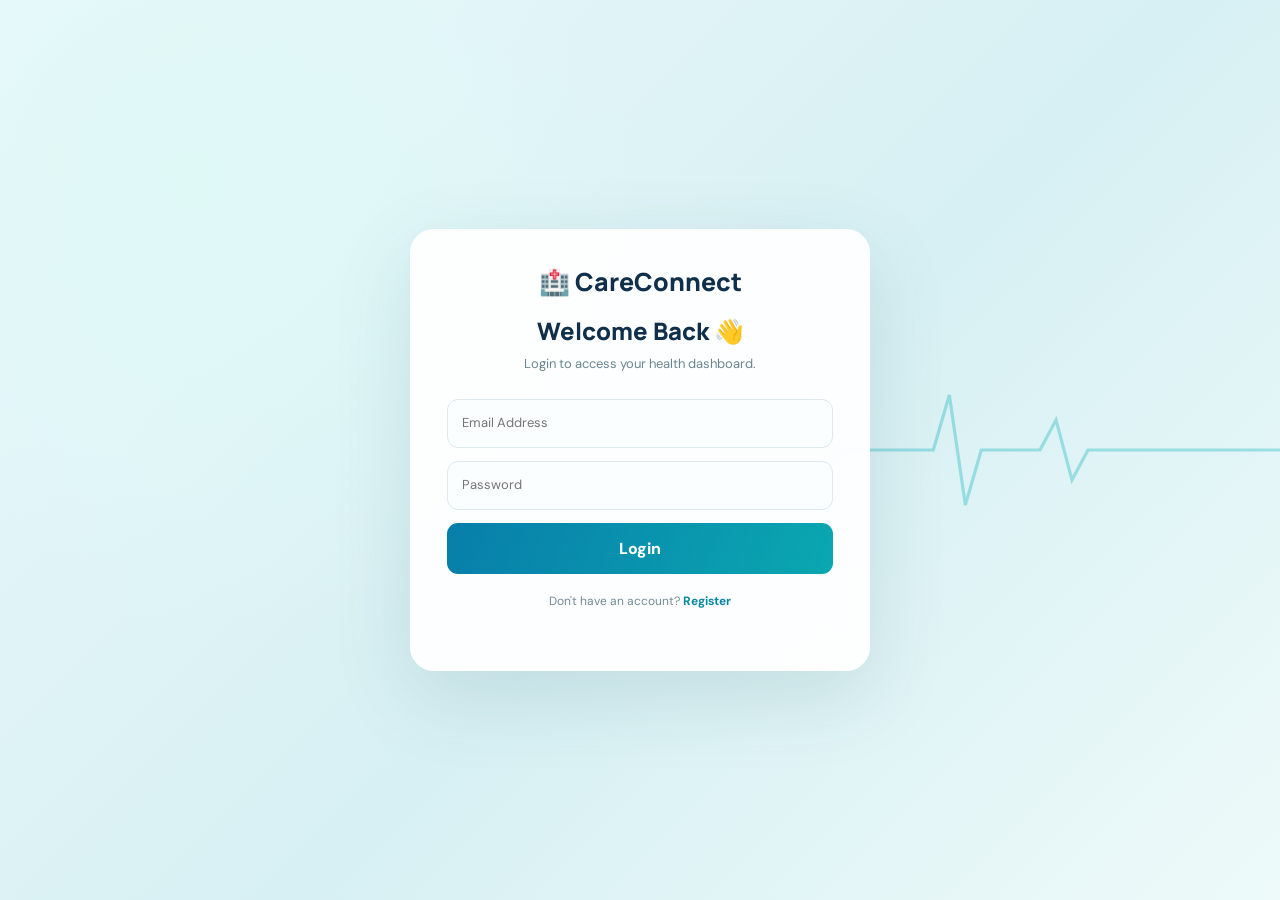
<file: my-information.html>
<!DOCTYPE html>
<html lang="en">

<head>
    <meta charset="UTF-8">
    <meta name="viewport" content="width=device-width, initial-scale=1.0">

    <title>My Information - CareConnect</title>

    <!-- Existing project stylesheet -->
    <link rel="stylesheet" href="style.css">

    <!-- Page-specific styling -->
    <style>
        * {
            box-sizing: border-box;
        }

        body {
            margin: 0;
            background: #f4f9fc;
            color: #173b56;
            font-family: Arial, Helvetica, sans-serif;
        }

        .navbar {
            display: flex;
            align-items: center;
            justify-content: space-between;
            flex-wrap: wrap;
            gap: 20px;
            padding: 18px 6%;
            background: #ffffff;
            border-bottom: 1px solid #e2edf3;
        }

        .navbar h2 {
            margin: 0;
            color: #123451;
        }

        .navbar nav {
            display: flex;
            align-items: center;
            flex-wrap: wrap;
            gap: 20px;
        }

        .navbar nav a {
            color: #36556c;
            text-decoration: none;
            font-size: 14px;
            font-weight: 600;
        }

        .navbar nav a:hover {
            color: #078eae;
        }

        .info-hero {
            padding: 38px 6% 15px;
        }

        .info-hero h1 {
            margin: 0 0 10px;
            color: #123451;
            font-size: 32px;
        }

        .info-hero p {
            margin: 0;
            color: #647b8e;
            line-height: 1.7;
        }

        .patient-dashboard {
            width: 88%;
            max-width: 1200px;
            margin: 25px auto 60px;
        }

        .dashboard-grid {
            display: grid;
            grid-template-columns: repeat(2, minmax(0, 1fr));
            gap: 24px;
            margin-bottom: 28px;
        }

        .dashboard-card {
            min-width: 0;
            padding: 26px;
            background: #ffffff;
            border: 1px solid #e2edf3;
            border-radius: 18px;
            box-shadow: 0 8px 28px rgba(22, 70, 100, 0.06);
        }

        .dashboard-card h2 {
            margin: 0 0 22px;
            color: #123451;
            font-size: 22px;
        }

        .info-row {
            display: flex;
            flex-direction: column;
            gap: 7px;
            padding: 15px 0;
            border-bottom: 1px solid #edf2f7;
        }

        .info-row:last-child {
            border-bottom: none;
        }

        .info-row span,
        .health-label {
            color: #647b8e;
            font-size: 13px;
        }

        .info-row strong,
        .health-item strong {
            color: #173b56;
            font-size: 15px;
            overflow-wrap: anywhere;
        }

        .health-details {
            display: grid;
            gap: 14px;
        }

        .health-item {
            display: flex;
            flex-direction: column;
            gap: 8px;
            padding: 16px;
            background: #f2fbfc;
            border-radius: 12px;
        }

        .section-heading {
            display: flex;
            align-items: center;
            justify-content: space-between;
            flex-wrap: wrap;
            gap: 16px;
            margin-bottom: 24px;
        }

        .section-heading h2 {
            margin: 0 0 8px;
        }

        .section-heading p {
            margin: 0;
            color: #647b8e;
            line-height: 1.6;
        }

        .button {
            display: inline-flex;
            align-items: center;
            justify-content: center;
            padding: 12px 18px;
            border: none;
            border-radius: 10px;
            background: #078eae;
            color: #ffffff;
            font-size: 14px;
            font-weight: 600;
            text-decoration: none;
            cursor: pointer;
            transition: background 0.2s ease;
        }

        .button:hover {
            background: #06738e;
        }

        .refresh-button {
            background: #e7f6f8;
            color: #087b95;
        }

        .refresh-button:hover {
            background: #d4eef2;
        }

        .information-appointment {
            margin-bottom: 18px;
            padding: 22px;
            border: 1px solid #e2edf3;
            border-radius: 14px;
            background: #ffffff;
        }

        .information-appointment:last-child {
            margin-bottom: 0;
        }

        .appointment-top {
            display: flex;
            align-items: center;
            justify-content: space-between;
            flex-wrap: wrap;
            gap: 12px;
            margin-bottom: 20px;
        }

        .appointment-top h3 {
            margin: 0;
            color: #123451;
            font-size: 18px;
            overflow-wrap: anywhere;
        }

        .status-badge {
            display: inline-block;
            padding: 7px 12px;
            border-radius: 20px;
            background: #e4f8ef;
            color: #087b61;
            font-size: 12px;
            font-weight: 700;
        }

        .appointment-details {
            display: grid;
            grid-template-columns: repeat(2, minmax(0, 1fr));
            gap: 14px;
        }

        .appointment-details > div {
            display: flex;
            flex-direction: column;
            gap: 8px;
            min-width: 0;
            padding: 14px;
            background: #f7fafc;
            border-radius: 10px;
        }

        .appointment-details span {
            color: #647b8e;
            font-size: 13px;
        }

        .appointment-details strong {
            color: #173b56;
            font-size: 14px;
            overflow-wrap: anywhere;
            white-space: pre-wrap;
        }

        .no-information {
            padding: 30px 18px;
            text-align: center;
            background: #f5fafc;
            border-radius: 14px;
        }

        .no-info-icon {
            margin-bottom: 12px;
            font-size: 38px;
        }

        .no-information h3 {
            margin: 0 0 10px;
            color: #123451;
        }

        .no-information p {
            margin: 0 0 18px;
            color: #647b8e;
            line-height: 1.7;
        }

        .logout-button {
            margin-top: 28px;
            padding: 12px 24px;
            color: #ffffff;
            background: #dc4545;
            border: none;
            border-radius: 10px;
            cursor: pointer;
            font-size: 15px;
            font-weight: 600;
        }

        .logout-button:hover {
            background: #bd3030;
        }

        .page-message {
            margin-bottom: 20px;
            padding: 14px 16px;
            border-radius: 10px;
            background: #e7f6f8;
            color: #176078;
            line-height: 1.6;
        }

        @media (max-width: 768px) {
            .navbar {
                align-items: flex-start;
                flex-direction: column;
            }

            .navbar nav {
                gap: 14px;
            }

            .patient-dashboard {
                width: 92%;
            }

            .dashboard-grid {
                grid-template-columns: 1fr;
            }

            .appointment-details {
                grid-template-columns: 1fr;
            }

            .info-hero {
                padding: 28px 5% 12px;
            }

            .info-hero h1 {
                font-size: 26px;
            }

            .dashboard-card {
                padding: 20px;
            }

            .section-heading {
                align-items: flex-start;
                flex-direction: column;
            }
        }
    </style>
</head>

<body>

    <!-- Authentication -->
    <script src="auth.js"></script>

    <script>
        if (typeof requireLogin === "function") {
            requireLogin();
        }
    </script>

    <!-- Navigation -->
    <header class="navbar">

        <h2>🏥 CareConnect</h2>

        <nav>
            <a href="index.html">Home</a>
            <a href="doctors.html">Doctors</a>
            <a href="branches.html">Branches</a>
            <a href="appointment.html">Appointment</a>
            <a href="my-appointments.html">My Appointments</a>
            <a href="my-information.html">My Information</a>
            <a href="#" onclick="logout(); return false;">Logout</a>
        </nav>

    </header>

    <!-- Page title -->
    <section class="info-hero">
        <h1>👤 My Information</h1>
        <p>Your personal profile, health information, and appointment history.</p>
    </section>

    <main class="patient-dashboard">

        <div id="pageMessage" class="page-message" hidden></div>

        <!-- Profile and health information -->
        <section class="dashboard-grid">

            <div class="dashboard-card">

                <h2>👤 My Profile</h2>

                <div class="info-row">
                    <span>Full Name</span>
                    <strong id="profileName">Loading...</strong>
                </div>

                <div class="info-row">
                    <span>Email</span>
                    <strong id="profileEmail">Loading...</strong>
                </div>

                <div class="info-row">
                    <span>Phone</span>
                    <strong id="profilePhone">Not provided</strong>
                </div>

            </div>

            <div class="dashboard-card">

                <h2>🩺 My Health Information</h2>

                <div id="healthInformation"></div>

            </div>

        </section>

        <!-- Appointment history -->
        <section class="dashboard-card appointments-information">

            <div class="section-heading">

                <div>
                    <h2>📅 My Previous Appointments</h2>
                    <p>View your booked appointments and their current status.</p>
                </div>

                <div style="display:flex; flex-wrap:wrap; gap:10px;">

                    <button
                        type="button"
                        class="button refresh-button"
                        onclick="renderInformation()">
                        ↻ Refresh
                    </button>

                    <a href="appointment.html" class="button">
                        + New Appointment
                    </a>

                </div>

            </div>

            <div id="previousAppointments" aria-live="polite"></div>

        </section>

        <button
            type="button"
            class="logout-button"
            onclick="logout()">
            🚪 Logout
        </button>

    </main>

    <script>
        "use strict";

        /*
         * This page uses the same localStorage key as auth.js:
         * homeTreatsAppointments
         */

        function readCurrentUser() {
            try {
                if (typeof getCurrentUser === "function") {
                    return getCurrentUser();
                }

                const storedUser =
                    localStorage.getItem("homeTreatsLoggedInUser");

                return storedUser ? JSON.parse(storedUser) : null;

            } catch (error) {
                console.error("Could not read current user:", error);
                return null;
            }
        }

        function readAllAppointments() {
            try {
                if (typeof getAppointments === "function") {
                    const appointments = getAppointments();
                    return Array.isArray(appointments)
                        ? appointments
                        : [];
                }

                const storedAppointments =
                    localStorage.getItem("homeTreatsAppointments");

                const parsed = storedAppointments
                    ? JSON.parse(storedAppointments)
                    : [];

                return Array.isArray(parsed) ? parsed : [];

            } catch (error) {
                console.error("Could not read appointments:", error);
                return [];
            }
        }

        function valueOf(object, keys, fallback = "Not provided") {
            for (const key of keys) {
                const value = object?.[key];

                if (
                    value !== undefined &&
                    value !== null &&
                    String(value).trim() !== ""
                ) {
                    return String(value);
                }
            }

            return fallback;
        }

        function normalizeEmail(value) {
            return String(value || "").trim().toLowerCase();
        }

        /*
         * Support common email property names.
         * An appointment must belong to the current user
         * before it is displayed on this page.
         */
        function belongsToCurrentUser(appointment, user) {
            const appointmentEmail = valueOf(
                appointment,
                ["patientEmail", "userEmail", "email"],
                ""
            );

            return (
                normalizeEmail(appointmentEmail) !== "" &&
                normalizeEmail(appointmentEmail) ===
                    normalizeEmail(user.email)
            );
        }

        function showEmptyState(container, icon, heading, message, linkText) {
            container.replaceChildren();

            const wrapper = document.createElement("div");
            wrapper.className = "no-information";

            const iconElement = document.createElement("div");
            iconElement.className = "no-info-icon";
            iconElement.textContent = icon;

            const title = document.createElement("h3");
            title.textContent = heading;

            const description = document.createElement("p");
            description.textContent = message;

            wrapper.append(iconElement, title, description);

            if (linkText) {
                const link = document.createElement("a");
                link.href = "appointment.html";
                link.className = "button";
                link.textContent = linkText;
                wrapper.appendChild(link);
            }

            container.appendChild(wrapper);
        }

        /*
         * Build the page using textContent so that user-provided
         * symptoms and other fields are not interpreted as HTML.
         */
        function addDetail(parent, label, value) {
            const box = document.createElement("div");

            const labelElement = document.createElement("span");
            labelElement.textContent = label;

            const valueElement = document.createElement("strong");
            valueElement.textContent = value;

            box.append(labelElement, valueElement);
            parent.appendChild(box);
        }

        function renderInformation() {
            const user = readCurrentUser();

            const healthBox =
                document.getElementById("healthInformation");

            const appointmentBox =
                document.getElementById("previousAppointments");

            const messageBox =
                document.getElementById("pageMessage");

            messageBox.hidden = true;
            messageBox.textContent = "";

            if (!user || !user.email) {
                document.getElementById("profileName").textContent =
                    "Not available";

                document.getElementById("profileEmail").textContent =
                    "Not available";

                document.getElementById("profilePhone").textContent =
                    "Not available";

                showEmptyState(
                    healthBox,
                    "🔐",
                    "Please log in",
                    "Log in to view your health information.",
                    "Go to Login"
                );

                showEmptyState(
                    appointmentBox,
                    "📅",
                    "Login required",
                    "Log in to view your appointment history.",
                    "Go to Login"
                );

                const loginLink = appointmentBox.querySelector("a");
                if (loginLink) {
                    loginLink.href = "login.html";
                }

                return;
            }

            /*
             * Profile
             */
            document.getElementById("profileName").textContent =
                valueOf(user, ["name", "fullName", "username"], "Not provided");

            document.getElementById("profileEmail").textContent =
                valueOf(user, ["email"], "Not provided");

            document.getElementById("profilePhone").textContent =
                valueOf(user, ["phone", "phoneNumber", "mobile"], "Not provided");

            /*
             * Always read the current saved data when rendering.
             */
            const allAppointments = readAllAppointments();

            const myAppointments = allAppointments.filter(
                appointment =>
                    appointment &&
                    belongsToCurrentUser(appointment, user)
            );

            /*
             * Most recent appointment first.
             */
            myAppointments.sort((a, b) => {
                const dateA = new Date(
                    valueOf(a, ["createdAt", "bookedAt", "date"], "")
                ).getTime();

                const dateB = new Date(
                    valueOf(b, ["createdAt", "bookedAt", "date"], "")
                ).getTime();

                if (!Number.isNaN(dateA) && !Number.isNaN(dateB)) {
                    return dateB - dateA;
                }

                return 0;
            });

            /*
             * Health information
             */
            if (myAppointments.length === 0) {
                showEmptyState(
                    healthBox,
                    "🩺",
                    "No Health Information Yet",
                    "Your health information will appear here after an appointment is saved to your account.",
                    null
                );
            } else {
                const latest = myAppointments[0];

                healthBox.replaceChildren();

                const details = document.createElement("div");
                details.className = "health-details";

                const healthIssue = document.createElement("div");
                healthIssue.className = "health-item";

                const issueLabel = document.createElement("span");
                issueLabel.className = "health-label";
                issueLabel.textContent = "🩺 Health Issue";

                const issueValue = document.createElement("strong");
                issueValue.textContent = valueOf(
                    latest,
                    ["healthIssue", "concern", "issue", "specialty"],
                    "Not provided"
                );

                healthIssue.append(issueLabel, issueValue);

                const symptoms = document.createElement("div");
                symptoms.className = "health-item";

                const symptomsLabel = document.createElement("span");
                symptomsLabel.className = "health-label";
                symptomsLabel.textContent = "📋 Symptoms";

                const symptomsValue = document.createElement("strong");
                symptomsValue.textContent = valueOf(
                    latest,
                    ["symptoms", "description", "notes"],
                    "Not provided"
                );

                symptoms.append(symptomsLabel, symptomsValue);

                const provider = document.createElement("div");
                provider.className = "health-item";

                const providerLabel = document.createElement("span");
                providerLabel.className = "health-label";
                providerLabel.textContent = "🏥 Hospital / Doctor";

                const providerValue = document.createElement("strong");
                providerValue.textContent = valueOf(
                    latest,
                    ["doctor", "hospitalName", "hospital", "provider"],
                    "Not provided"
                );

                provider.append(providerLabel, providerValue);

                details.append(healthIssue, symptoms, provider);
                healthBox.appendChild(details);
            }

            /*
             * Appointment history
             */
            if (myAppointments.length === 0) {
                showEmptyState(
                    appointmentBox,
                    "📅",
                    "No Previous Appointments",
                    "No appointments linked to this email were found. If you have already booked one, check how appointment.html saves the booking.",
                    "Book an Appointment"
                );

                return;
            }

            appointmentBox.replaceChildren();

            myAppointments.forEach((appointment, index) => {
                const card = document.createElement("article");
                card.className = "information-appointment";

                const top = document.createElement("div");
                top.className = "appointment-top";

                const heading = document.createElement("h3");

                const providerName = valueOf(
                    appointment,
                    ["doctor", "hospitalName", "hospital", "provider"],
                    "Healthcare Appointment"
                );

                heading.textContent = "🏥 " + providerName;

                const status = document.createElement("span");
                status.className = "status-badge";
                status.textContent = valueOf(
                    appointment,
                    ["status", "appointmentStatus"],
                    "Booked"
                );

                top.append(heading, status);

                const details = document.createElement("div");
                details.className = "appointment-details";

                addDetail(
                    details,
                    "📅 Date",
                    valueOf(appointment, ["date", "appointmentDate"], "Not provided")
                );

                addDetail(
                    details,
                    "⏰ Time",
                    valueOf(appointment, ["time", "appointmentTime"], "Not provided")
                );

                addDetail(
                    details,
                    "🩺 Health Issue",
                    valueOf(
                        appointment,
                        ["healthIssue", "concern", "issue", "specialty"],
                        "Not provided"
                    )
                );

                addDetail(
                    details,
                    "📋 Symptoms",
                    valueOf(
                        appointment,
                        ["symptoms", "description", "notes"],
                        "Not provided"
                    )
                );

                const address = valueOf(
                    appointment,
                    ["hospitalAddress", "address", "location"],
                    ""
                );

                if (address) {
                    addDetail(details, "📍 Hospital Address", address);
                }

                const appointmentNumber = document.createElement("p");
                appointmentNumber.style.margin = "16px 0 0";
                appointmentNumber.style.color = "#647b8e";
                appointmentNumber.style.fontSize = "12px";
                appointmentNumber.textContent =
                    "Appointment " + (index + 1);

                card.append(top, details, appointmentNumber);
                appointmentBox.appendChild(card);
            });

            /*
             * Helpful diagnostic if data exists but is linked
             * to a different email.
             */
            if (allAppointments.length > 0 && myAppointments.length === 0) {
                messageBox.hidden = false;
                messageBox.textContent =
                    "Appointments exist in browser storage, but none match your logged-in email. The booking page may be saving a different email field.";
            }
        }

        /*
         * Update if another tab changes localStorage.
         */
        window.addEventListener("storage", function (event) {
            if (
                event.key === "homeTreatsAppointments" ||
                event.key === "homeTreatsLoggedInUser"
            ) {
                renderInformation();
            }
        });

        /*
         * Initial render
         */
        renderInformation();
    </script>

</body>
</html>
</file>
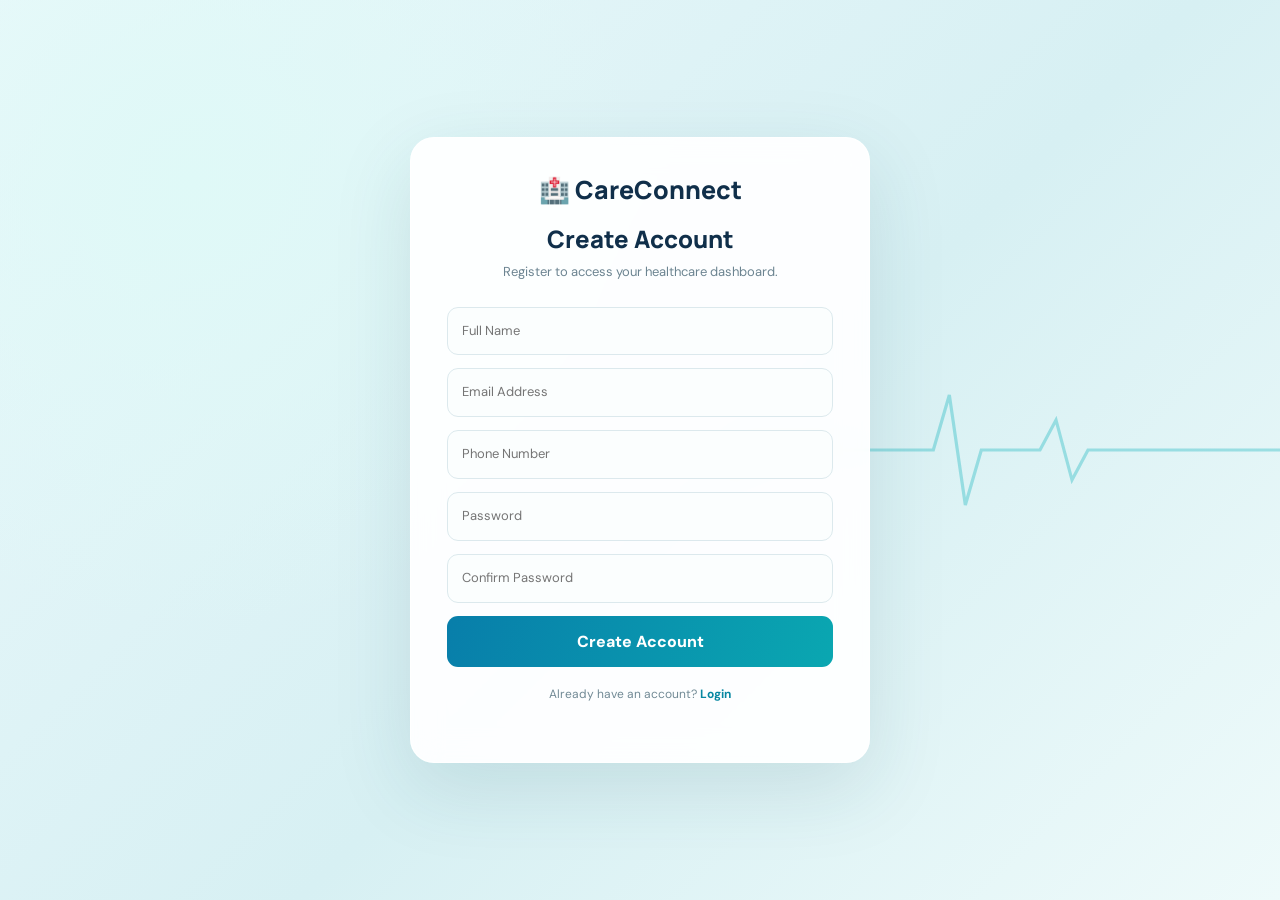
<file: register.html>
<!DOCTYPE html>
<html lang="en">

<head>

    <meta charset="UTF-8">

    <meta
        name="viewport"
        content="width=device-width, initial-scale=1.0"
    >

    <title>CareConnect - Register</title>

    <link rel="stylesheet" href="style.css">

</head>

<body class="auth-page">
    <div class="ecg-background">

    <svg
        viewBox="0 0 1200 180"
        preserveAspectRatio="none"
    >

        <path
            class="ecg-line"
            d="
            M0,90
            L180,90
            L205,90
            L220,40
            L235,140
            L250,90
            L290,90
            L315,90
            L330,65
            L345,115
            L360,90
            L520,90
            L545,90
            L560,30
            L575,150
            L590,90
            L625,90
            L650,90
            L665,55
            L680,125
            L695,90
            L850,90
            L875,90
            L890,35
            L905,145
            L920,90
            L950,90
            L975,90
            L990,60
            L1005,120
            L1020,90
            L1200,90
            "
        />

    </svg>

</div>


<div class="auth-container">

    <div class="auth-card">

        <h1>🏥 CareConnect</h1>

        <h2>Create Account</h2>

        <p>
            Register to access your healthcare dashboard.
        </p>


        <form id="registerForm">


            <input
                type="text"
                id="name"
                placeholder="Full Name"
                required
            >


            <input
                type="email"
                id="email"
                placeholder="Email Address"
                required
            >


            <input
                type="tel"
                id="phone"
                placeholder="Phone Number"
                required
            >


            <input
                type="password"
                id="password"
                placeholder="Password"
                required
            >


            <input
                type="password"
                id="confirmPassword"
                placeholder="Confirm Password"
                required
            >


            <button type="submit">
                Create Account
            </button>

        </form>


        <p>
            Already have an account?
            <a href="login.html">Login</a>
        </p>

    </div>

</div>


<script>

document
.getElementById("registerForm")
.addEventListener("submit", function(event) {

    event.preventDefault();


    const name =
        document.getElementById("name")
        .value.trim();


    const email =
        document.getElementById("email")
        .value.trim()
        .toLowerCase();


    const phone =
        document.getElementById("phone")
        .value.trim();


    const password =
        document.getElementById("password")
        .value;


    const confirmPassword =
        document.getElementById("confirmPassword")
        .value;


    if (password !== confirmPassword) {

        alert("❌ Passwords do not match.");

        return;

    }


    const users =
        JSON.parse(
            localStorage.getItem("homeTreatsUsers")
        ) || [];


    const existingUser =
        users.find(
            user => user.email === email
        );


    if (existingUser) {

        alert(
            "⚠️ This email is already registered."
        );

        return;

    }


    users.push({

        name: name,

        email: email,

        phone: phone,

        password: password

    });


    localStorage.setItem(

        "homeTreatsUsers",

        JSON.stringify(users)

    );


    alert(
        "✅ Registration successful! Please login."
    );


    window.location.href =
        "login.html";

});

</script>

</body>
</html>
</file>
<file: style.css>
@import url('https://fonts.googleapis.com/css2?family=DM+Sans:wght@400;500;600;700&family=Manrope:wght@400;500;600;700;800&display=swap');
:root{--navy:#102f4a;--blue:#087eaa;--cyan:#20c9d5;--mint:#dff8f5;--ink:#18374e;--muted:#6b8293;--line:#e0ebef;--white:#fff;--shadow:0 20px 55px rgba(15,63,87,.11)}
*{box-sizing:border-box}html{scroll-behavior:smooth}body{margin:0;font-family:'DM Sans',Arial,sans-serif;color:var(--ink);background:#f7fbfc;line-height:1.6}a{color:inherit;text-decoration:none}button,input,select{font:inherit}.navbar{height:82px;padding:0 clamp(20px,6vw,90px);display:flex;align-items:center;justify-content:space-between;background:rgba(255,255,255,.96);border-bottom:1px solid #e9f0f3;position:sticky;top:0;z-index:50;backdrop-filter:blur(14px)}.brand{display:flex;align-items:center;gap:11px;font:800 19px Manrope,sans-serif;letter-spacing:-.5px;color:var(--navy)}.brand-icon{height:42px;width:42px;display:grid;place-items:center;border-radius:14px;background:linear-gradient(145deg,#10a8b8,#087eaa);color:white;font-size:25px;box-shadow:0 8px 20px #087eaa30}.brand small{display:block;font:700 9px 'DM Sans',sans-serif;letter-spacing:1.8px;color:#7793a1;margin-top:-2px}.navbar nav{display:flex;align-items:center;gap:24px;font-size:13px;font-weight:700;color:#476276}.navbar nav>a{padding:8px 0;transition:color .2s}.navbar nav>a:hover,.navbar nav>a.active{color:#0785a7}.navbar nav #guestButtons,.navbar nav #userButtons{display:inline-flex;align-items:center;gap:10px}.navbar nav #guestButtons>a,.navbar nav #userButtons>a{padding:10px 16px;border-radius:11px}.navbar nav .register-nav{background:#087eaa;color:#fff;box-shadow:0 6px 15px #087eaa25}.hospital-hero{position:relative;overflow:hidden;min-height:565px;padding:82px clamp(24px,9vw,140px) 110px;background:radial-gradient(ellipse at 78% 25%,#d1fbf4 0,transparent 30%),linear-gradient(115deg,#f1fbfb 0%,#e8f7fa 53%,#d8f2f4 100%);display:flex;align-items:center}.hero-content{max-width:660px;position:relative;z-index:3}.eyebrow{display:flex;align-items:center;gap:9px;color:#0789a6;font-size:10px;font-weight:800;letter-spacing:2px}.live-dot{height:8px;width:8px;border-radius:50%;background:#20c9a9;box-shadow:0 0 0 5px #20c9a91e;animation:blink 1.8s infinite}.hero-content h1{font:800 clamp(42px,5.3vw,69px)/1.08 Manrope,sans-serif;letter-spacing:-2.8px;color:var(--navy);margin:22px 0 20px}.hero-content h1 span{color:#0789a6}.hero-content>p{max-width:580px;color:#597588;font-size:16px;line-height:1.9;margin:0 0 22px}.hero-trust{display:flex;flex-wrap:wrap;gap:18px;margin:25px 0 30px;font-size:11px;color:#3e687a;font-weight:700}.hero-trust span{display:flex;align-items:center;gap:6px}.hero-button{display:inline-flex;align-items:center;gap:28px;background:linear-gradient(120deg,#087eaa,#09a7b3);padding:15px 21px;border-radius:12px;color:white;font-weight:700;font-size:13px;box-shadow:0 12px 25px #087eaa32;transition:transform .2s,box-shadow .2s}.hero-button:hover{transform:translateY(-3px);box-shadow:0 16px 30px #087eaa40}.hero-button span{font-size:20px}.hero-visual{position:absolute;right:clamp(25px,9vw,135px);top:70px;width:390px;height:385px;display:grid;place-items:center;z-index:2}.medical-glass{width:260px;height:300px;border-radius:48% 48% 35% 35%;background:linear-gradient(145deg,#ffffffd9,#bfeeea88);border:1px solid #ffffffd9;box-shadow:inset 0 0 35px #fff9,0 25px 65px #0c7d9a20;display:flex;flex-direction:column;align-items:center;justify-content:center;position:relative;animation:float 5s ease-in-out infinite}.medical-cross{width:100px;height:100px;border-radius:30px;background:linear-gradient(145deg,#16bdc4,#087eaa);display:grid;place-items:center;color:white;font-size:74px;line-height:1;box-shadow:0 18px 35px #087eaa38;animation:softPulse 3s ease-in-out infinite}.glass-caption{text-align:center;color:#6d929f;font-size:10px;letter-spacing:2px;line-height:1.7;margin-top:18px}.glass-caption strong{color:#12627b;font-size:12px}.mini-ecg{position:absolute;bottom:20px;width:80%;height:30px;overflow:hidden}.mini-ecg svg{width:100%;height:100%}.mini-ecg path{fill:none;stroke:#0ab4bd;stroke-width:2.5;stroke-dasharray:450;stroke-dashoffset:450;animation:drawEcg 3.4s linear infinite}.medical-orbit{position:absolute;border:1px solid #0aa9b44a;border-radius:50%;transform:rotate(-28deg)}.orbit-a{width:370px;height:170px;animation:orbit 13s linear infinite}.orbit-b{width:340px;height:240px;transform:rotate(48deg);border-style:dashed;animation:orbit 19s linear infinite reverse}.floating-card{position:absolute;display:flex;align-items:center;gap:11px;padding:13px 16px;background:#ffffffed;border:1px solid white;border-radius:15px;box-shadow:0 12px 32px #17465a17;animation:float 4s ease-in-out infinite}.floating-card strong,.floating-card small{display:block;white-space:nowrap}.floating-card strong{font-size:12px;color:var(--navy)}.floating-card small{font-size:10px;color:#78909d}.float-card-icon,.location-icon{height:36px;width:36px;display:grid;place-items:center;background:#dff8f5;border-radius:11px;color:#078c9f;font-size:20px}.card-top{top:40px;right:-15px}.card-bottom{bottom:22px;left:-12px;animation-delay:-2s}.hero-grid{position:absolute;inset:0;pointer-events:none}.float-cross{position:absolute;color:#25b7bf26;font-size:48px;animation:float 6s ease-in-out infinite}.cross-one{left:48%;top:13%}.cross-two{left:8%;bottom:20%;font-size:30px;animation-delay:-2s}.cross-three{right:5%;top:18%;font-size:28px;animation-delay:-4s}.pulse-ring{position:absolute;width:250px;height:250px;border:1px solid #13aab41c;border-radius:50%;right:14%;top:20%;animation:ring 5s ease-out infinite}.ring-two{animation-delay:2.5s}.hero-wave{position:absolute;bottom:-1px;left:-2%;width:104%;height:48px;background:#f7fbfc;clip-path:ellipse(55% 55% at 50% 100%)}.search-section,.care-steps{padding:75px 22px 82px;max-width:1160px;margin:auto}.section-heading{text-align:center;max-width:680px;margin:0 auto 34px}.blue-eyebrow{justify-content:center}.section-heading h2{font:800 clamp(27px,3vw,38px)/1.25 Manrope,sans-serif;letter-spacing:-1px;color:var(--navy);margin:12px 0}.section-heading p{font-size:14px;color:var(--muted);margin:0}.hospital-search-card{display:grid;grid-template-columns:1fr 1fr;gap:12px;background:white;padding:20px;border:1px solid var(--line);border-radius:20px;box-shadow:var(--shadow)}.search-field{display:flex;gap:13px;align-items:center;border:1px solid #e1ecef;border-radius:13px;padding:14px 15px;min-width:0;background:#fcfefe}.field-icon{height:41px;width:41px;flex-shrink:0;border-radius:12px;display:grid;place-items:center;background:#e4f8f6;color:#078da2;font-size:22px}.field-body{display:block;min-width:0;flex:1}.field-body>span{display:block;font-size:10px;letter-spacing:.4px;color:#6f8794;font-weight:700;margin-bottom:3px}.field-body select,.field-body input{width:100%;border:0;outline:0;background:transparent;color:#21465b;font-size:13px;font-weight:600;min-width:0}.field-body select:invalid{color:#8ca0aa}.field-body input::placeholder{color:#8ca0aa;font-weight:500}.search-submit,.location-button{border:0;border-radius:12px;padding:14px 18px;font-size:13px;font-weight:700;cursor:pointer;transition:transform .2s}.search-submit{color:white;background:linear-gradient(110deg,#087eaa,#0aa7b1);display:flex;justify-content:space-between;align-items:center;box-shadow:0 8px 18px #087eaa24}.search-submit span{font-size:20px}.location-button{background:#e9f8f7;color:#087f91}.search-submit:hover,.location-button:hover{transform:translateY(-2px)}.privacy-note{text-align:center;font-size:11px;color:#7d929e;margin:15px 0 0}.hospital-results{max-width:850px;margin:30px auto 0}.results-intro h3{font:800 24px Manrope,sans-serif;color:var(--navy);margin:6px 0}.results-intro p{font-size:13px;color:var(--muted)}.result-card{display:flex;gap:18px;padding:23px;background:white;border:1px solid var(--line);border-radius:17px;box-shadow:0 10px 30px #17465a0b;margin-top:18px}.result-symbol{height:52px;width:52px;flex-shrink:0;border-radius:15px;background:#e0f8f5;display:grid;place-items:center;font-size:27px;color:#088aa0}.result-copy h4{font:800 17px Manrope,sans-serif;margin:5px 0;color:var(--navy)}.result-copy p{font-size:13px;color:#668091;margin:6px 0 15px}.result-tag{font-size:9px;letter-spacing:1.3px;color:#078ba2;font-weight:800}.map-link{display:inline-block;color:#087eaa;font-size:12px;font-weight:800}.demo-disclaimer{font-size:11px;color:#7d929e}.steps-grid{display:grid;grid-template-columns:repeat(3,1fr);gap:18px}.step-card{padding:28px 25px;border:1px solid var(--line);border-radius:18px;background:white;box-shadow:0 10px 35px #17465a08;transition:transform .25s,box-shadow .25s}.step-card:hover{transform:translateY(-6px);box-shadow:var(--shadow)}.step-icon{height:52px;width:52px;display:grid;place-items:center;background:#e2f8f5;color:#07899e;font-size:26px;border-radius:16px;margin-bottom:20px}.step-number{font-size:9px;font-weight:800;letter-spacing:1.7px;color:#0a9aa8}.step-card h3{font:800 17px Manrope,sans-serif;color:var(--navy);margin:8px 0}.step-card p{font-size:13px;color:var(--muted);margin:0}.emergency-strip{max-width:1110px;margin:0 auto 75px;padding:22px 25px;display:flex;align-items:center;gap:18px;background:#fff7f3;border:1px solid #f5ddd2;border-radius:17px}.emergency-symbol{height:43px;width:43px;flex-shrink:0;display:grid;place-items:center;background:#fbe2d8;color:#b9442c;border-radius:50%;font-weight:900;font-size:22px}.emergency-strip>div:nth-child(2){flex:1}.emergency-strip strong{color:#843c30;font-size:13px}.emergency-strip p{font-size:11px;color:#8b625b;margin:3px 0 0}.emergency-strip>a{font-size:11px;font-weight:800;color:#a74430;white-space:nowrap}.about-section{padding:55px clamp(24px,10vw,150px);background:#eaf7f8;display:flex;align-items:center;gap:28px}.about-mark{height:70px;width:70px;flex-shrink:0;display:grid;place-items:center;background:linear-gradient(145deg,#13b7bc,#087eaa);border-radius:22px;color:white;font-size:42px;box-shadow:0 12px 25px #087eaa25}.about-section .eyebrow{justify-content:flex-start}.about-section h2{font:800 25px/1.3 Manrope,sans-serif;color:var(--navy);margin:7px 0}.about-section p{font-size:13px;color:#617e8d;max-width:790px;margin:0}.site-footer{padding:26px clamp(20px,6vw,90px);display:flex;align-items:center;justify-content:space-between;gap:18px;background:#102f4a;color:#d7e9ed}.footer-brand{color:white}.footer-brand small{color:#8fb5c1}.site-footer p,.site-footer>a:last-child{font-size:11px;color:#a7c3cc}.site-footer>a:last-child{font-weight:800}
/* Existing login and registration forms retain their markup and ECG heartbeat design. */
.auth-page{min-height:100vh;display:flex;align-items:center;justify-content:center;padding:35px 18px;position:relative;overflow:hidden;background:radial-gradient(circle at 15% 20%,#dff9f7,transparent 35%),linear-gradient(135deg,#eaf8fb,#d7f0f3 55%,#eefafa)}.ecg-background{position:fixed;inset:0;display:flex;align-items:center;opacity:.32;pointer-events:none}.ecg-background svg{width:100%;height:180px}.ecg-line{fill:none;stroke:#00aeb9;stroke-width:3;stroke-dasharray:1200;stroke-dashoffset:1200;animation:drawEcg 6s linear infinite}.auth-container{position:relative;z-index:2;width:min(100%,460px)}.auth-card{padding:34px 36px;border:1px solid #ffffffd9;border-radius:24px;background:#ffffffed;box-shadow:0 25px 80px #144e6320;backdrop-filter:blur(15px)}.auth-card h1{text-align:center;font:800 25px Manrope,sans-serif;color:var(--navy);margin:0 0 15px}.auth-card h2{text-align:center;font:800 24px Manrope,sans-serif;color:var(--navy);margin:0 0 7px}.auth-card>p{text-align:center;color:#6c8491;font-size:13px;margin:0 0 24px}.auth-card form{display:flex;flex-direction:column;gap:13px}.auth-card input,.auth-card select{width:100%;padding:13px 14px;border:1px solid #dce9ed;border-radius:11px;background:#fbfefe;outline:none;color:var(--ink);font-size:13px;transition:border .2s,box-shadow .2s}.auth-card input:focus,.auth-card select:focus{border-color:#11a9b5;box-shadow:0 0 0 3px #11a9b51a}.auth-card button,.auth-card input[type=submit]{border:0;border-radius:11px;padding:13px;background:linear-gradient(110deg,#087eaa,#0aa7b1);color:white;font-weight:800;cursor:pointer}.auth-card a{color:#0787a2;font-weight:700}.auth-card p:last-child{text-align:center;font-size:12px;color:#718995;margin-top:18px}.auth-card label{font-size:12px;color:#476276}.auth-card input[type=checkbox]{width:auto}.auth-card .form-row{display:flex;gap:12px}.auth-card .form-row>*{flex:1;min-width:0}
@keyframes float{0%,100%{transform:translateY(0)}50%{transform:translateY(-10px)}}@keyframes softPulse{0%,100%{box-shadow:0 18px 35px #087eaa38;transform:scale(1)}50%{box-shadow:0 18px 42px #087eaa58;transform:scale(1.04)}}@keyframes drawEcg{to{stroke-dashoffset:0}}@keyframes orbit{to{transform:rotate(332deg)}}@keyframes ring{0%{transform:scale(.7);opacity:.8}100%{transform:scale(1.5);opacity:0}}@keyframes blink{0%,100%{opacity:1}50%{opacity:.45}}
@media(max-width:1050px){.hero-visual{right:2%;transform:scale(.8);transform-origin:center right;opacity:.85}.hero-content{max-width:58%}.hospital-hero{padding-left:6vw;padding-right:6vw}.navbar{padding:0 4vw}.navbar nav{gap:13px}.emergency-strip{margin-left:20px;margin-right:20px}}
@media(max-width:760px){.navbar{height:auto;min-height:76px;align-items:flex-start;padding:15px 18px;gap:12px;flex-direction:column}.navbar nav{width:100%;gap:12px;flex-wrap:wrap;font-size:12px}.navbar nav #guestButtons,.navbar nav #userButtons{gap:5px}.navbar nav #guestButtons>a,.navbar nav #userButtons>a{padding:7px 9px}.hospital-hero{min-height:600px;padding:48px 24px 275px}.hero-content{max-width:100%}.hero-content h1{font-size:44px;letter-spacing:-1.7px}.hero-content>p{font-size:14px}.hero-trust{gap:10px}.hero-visual{width:300px;height:250px;top:auto;bottom:25px;right:calc(50% - 150px);transform:scale(.67);transform-origin:center bottom}.hospital-search-card{grid-template-columns:1fr;padding:13px}.section-heading h2{font-size:28px}.steps-grid{grid-template-columns:1fr}.care-steps,.search-section{padding:55px 18px}.emergency-strip{align-items:flex-start;flex-wrap:wrap;padding:18px}.emergency-strip>a{margin-left:60px}.about-section{padding:38px 22px;align-items:flex-start;gap:16px}.about-mark{height:48px;width:48px;border-radius:15px;font-size:28px}.about-section h2{font-size:21px}.site-footer{flex-wrap:wrap}.site-footer p{order:3;width:100%;margin:0}.auth-card{padding:28px 22px}.result-card{padding:17px;gap:12px}.result-symbol{height:42px;width:42px}}
@media(prefers-reduced-motion:reduce){*,*::before,*::after{animation-duration:.01ms!important;animation-iteration-count:1!important;scroll-behavior:auto!important;transition:none!important}}
/* =========================================
   CARECONNECT - PATIENT INFORMATION
========================================= */

.info-hero {
    padding: 40px 6% 20px;
}

.info-hero h1 {
    margin-bottom: 10px;
    color: #123451;
    font-size: 32px;
}

.info-hero p {
    color: #64748b;
    font-size: 16px;
}

.patient-dashboard {
    width: 88%;
    max-width: 1200px;
    margin: 20px auto 60px;
}

.dashboard-grid {
    display: grid;
    grid-template-columns: repeat(2, minmax(0, 1fr));
    gap: 24px;
    margin-bottom: 28px;
}

.dashboard-card {
    min-width: 0;
    padding: 26px;
    background: #ffffff;
    border: 1px solid #e2edf3;
    border-radius: 18px;
    box-shadow: 0 8px 28px rgba(22, 70, 100, 0.06);
}

.dashboard-card h2 {
    margin-top: 0;
    margin-bottom: 22px;
    color: #123451;
    font-size: 22px;
}

.info-row {
    display: flex;
    flex-direction: column;
    gap: 6px;
    padding: 15px 0;
    border-bottom: 1px solid #edf2f7;
}

.info-row:last-child {
    border-bottom: none;
}

.info-row span,
.health-label {
    color: #64748b;
    font-size: 13px;
}

.info-row strong,
.health-item strong {
    overflow-wrap: anywhere;
    color: #173b56;
    font-size: 15px;
}

.health-details {
    display: grid;
    gap: 16px;
}

.health-item {
    display: flex;
    flex-direction: column;
    gap: 8px;
    padding: 15px;
    background: #f2fbfc;
    border-radius: 12px;
}

.appointments-information {
    margin-top: 28px;
}

.section-heading {
    display: flex;
    align-items: center;
    justify-content: space-between;
    flex-wrap: wrap;
    gap: 16px;
    margin-bottom: 24px;
}

.section-heading h2 {
    margin-bottom: 8px;
}

.section-heading p {
    margin: 0;
    color: #64748b;
}

.new-appointment-button {
    display: inline-flex;
    align-items: center;
    justify-content: center;
    padding: 12px 20px;
    background: #078eae;
    color: #ffffff !important;
    text-decoration: none;
    font-weight: 600;
    border-radius: 10px;
    transition: background 0.2s ease;
}

.new-appointment-button:hover {
    background: #06738e;
}

.information-appointment {
    margin-bottom: 18px;
    padding: 22px;
    border: 1px solid #e2edf3;
    border-radius: 14px;
    background: #ffffff;
}

.appointment-top {
    display: flex;
    justify-content: space-between;
    align-items: center;
    flex-wrap: wrap;
    gap: 12px;
    margin-bottom: 20px;
}

.appointment-top h3 {
    margin: 0;
    color: #123451;
    font-size: 18px;
}

.status-badge {
    display: inline-block;
    padding: 7px 12px;
    color: #087b61;
    background: #e4f8ef;
    border-radius: 20px;
    font-size: 12px;
    font-weight: 700;
}

.appointment-details {
    display: grid;
    grid-template-columns: repeat(2, minmax(0, 1fr));
    gap: 16px;
}

.appointment-details > div {
    display: flex;
    flex-direction: column;
    gap: 7px;
    padding: 13px;
    background: #f7fafc;
    border-radius: 10px;
}

.appointment-details span {
    color: #64748b;
    font-size: 13px;
}

.appointment-details strong {
    overflow-wrap: anywhere;
    color: #173b56;
    font-size: 14px;
}

.no-information {
    padding: 30px 16px;
    text-align: center;
    background: #f5fafc;
    border-radius: 14px;
}

.no-info-icon {
    margin-bottom: 12px;
    font-size: 36px;
}

.no-information h3 {
    color: #123451;
}

.no-information p {
    color: #64748b;
    line-height: 1.7;
}

.logout-button {
    margin-top: 28px;
    padding: 12px 24px;
    color: #ffffff;
    background: #dc4545;
    border: none;
    border-radius: 10px;
    cursor: pointer;
    font-size: 15px;
    font-weight: 600;
}

.logout-button:hover {
    background: #bd3030;
}

/* Responsive layout */

@media (max-width: 768px) {
    .patient-dashboard {
        width: 92%;
    }

    .dashboard-grid {
        grid-template-columns: 1fr;
    }

    .appointment-details {
        grid-template-columns: 1fr;
    }

    .info-hero {
        padding: 28px 5% 12px;
    }

    .info-hero h1 {
        font-size: 26px;
    }

    .dashboard-card {
        padding: 20px;
    }

    .section-heading {
        align-items: flex-start;
        flex-direction: column;
    }
}
</file>
